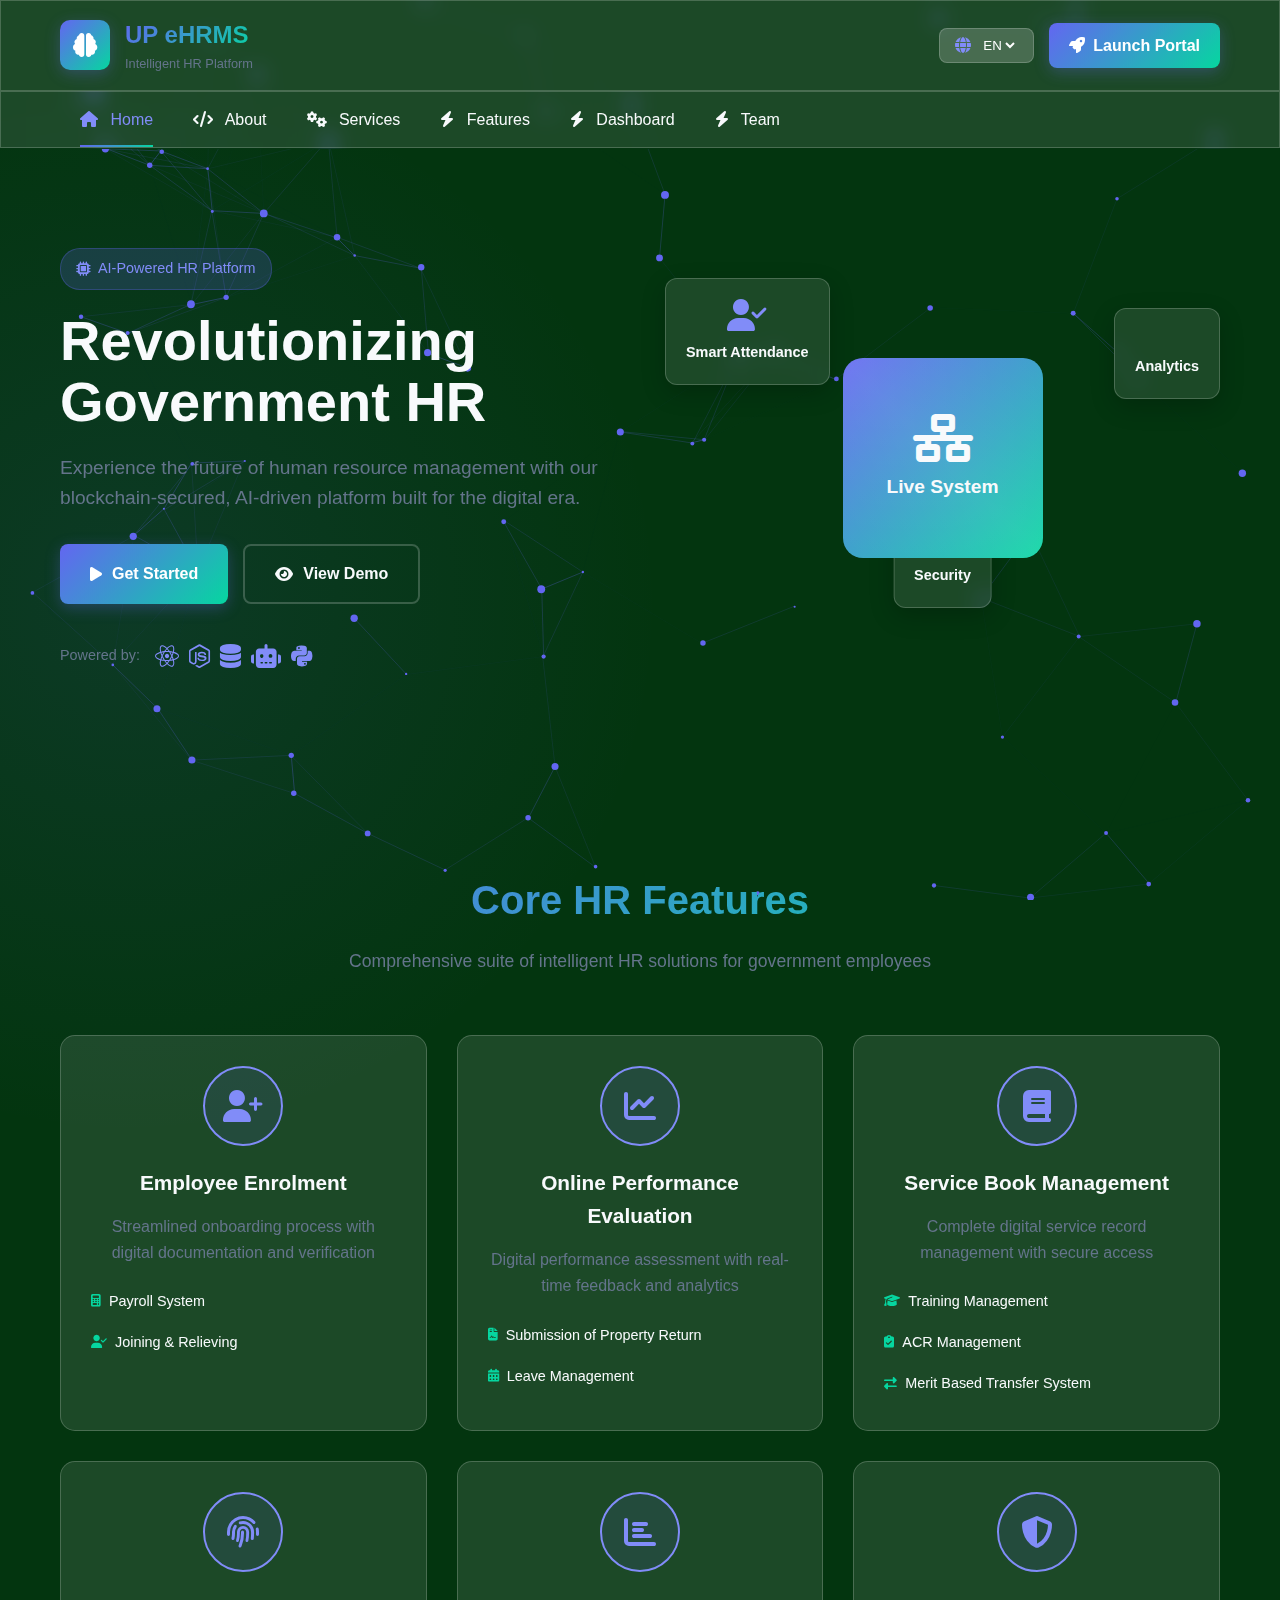
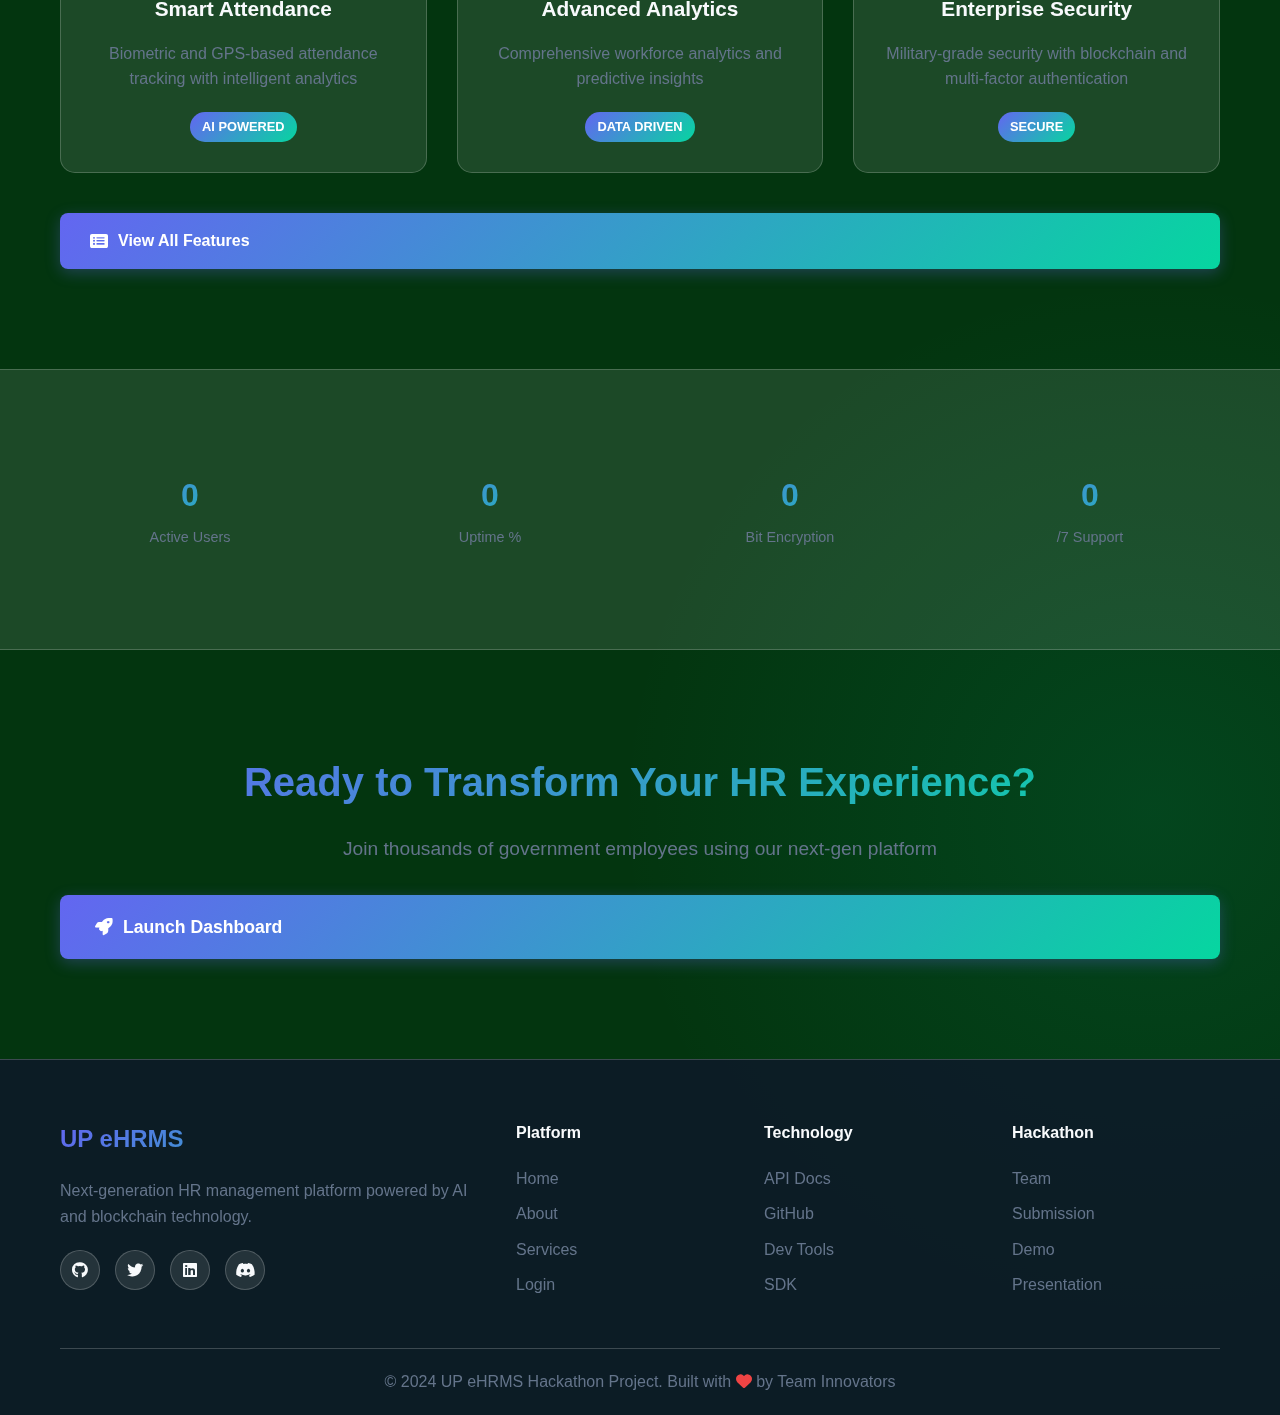
<file: index.html>
<!DOCTYPE html>
<html lang="en">
<head>
    <meta charset="UTF-8">
    <meta name="viewport" content="width=device-width, initial-scale=1.0">
    <title>UP eHRMS | Next-Gen HR Platform</title>
    <link rel="stylesheet" href="css/style.css">
    <link rel="stylesheet" href="css/animations.css">
    <link rel="stylesheet" href="https://cdnjs.cloudflare.com/ajax/libs/font-awesome/6.4.0/css/all.min.css">
</head>
<body>
    <!-- Animated Background -->
    <div id="particles-js"></div>
    
    <!-- Header -->
    <header class="glass">
        <div class="container">
            <div class="header-content">
                <div class="logo-section">
                    <div class="logo">
                        <i class="fas fa-brain"></i>
                    </div>
                    <div class="logo-text">
                        <h1>UP eHRMS</h1>
                        <p>Intelligent HR Platform</p>
                    </div>
                </div>
                
                <div class="header-actions">
                    <div class="language-selector glass">
                        <i class="fas fa-globe"></i>
                        <select id="languageSelect">
                            <option value="en">EN</option>
                            <option value="hi">HI</option>
                        </select>
                    </div>
                    <a href="login.html" class="btn-login">
                        <i class="fas fa-rocket"></i> Launch Portal
                    </a>
                </div>
            </div>
        </div>
    </header>

    <!-- Navigation -->
    <nav class="glass">
        <div class="container">
            <div class="nav-container">
                <ul class="main-nav">
                    <li><a href="index.html" class="active"><i class="fas fa-home"></i> Home</a></li>
                    <li><a href="about.html"><i class="fas fa-code"></i> About</a></li>
                    <li><a href="services.html"><i class="fas fa-cogs"></i> Services</a></li>
                    <li><a href="features.html"><i class="fas fa-bolt"></i> Features</a></li>
                    <li><a href="dashboard.html"><i class="fas fa-bolt"></i> Dashboard</a></li>
                    <li><a href="about.html"><i class="fas fa-bolt"></i> Team</a></li>
                </ul>
                <div class="mobile-menu-toggle">
                    <i class="fas fa-bars"></i>
                </div>
            </div>
        </div>
    </nav>

    <!-- Hero Section -->
    <section class="hero">
        <div class="container">
            <div class="hero-content">
                <div class="hero-text">
                    <div class="tech-badge">
                        <i class="fas fa-microchip"></i>
                        AI-Powered HR Platform
                    </div>
                    <h1 class="glitch" data-text="Revolutionizing Government HR">Revolutionizing Government HR</h1>
                    <p>Experience the future of human resource management with our blockchain-secured, AI-driven platform built for the digital era.</p>
                    <div class="hero-buttons">
                        <a href="login.html" class="btn-primary pulse">
                            <i class="fas fa-play"></i> Get Started
                        </a>
                        <a href="about.html" class="btn-secondary">
                            <i class="fas fa-eye"></i> View Demo
                        </a>
                    </div>
                    <div class="tech-stack">
                        <span>Powered by:</span>
                        <div class="stack-icons">
                            <i class="fab fa-react" title="React"></i>
                            <i class="fab fa-node-js" title="Node.js"></i>
                            <i class="fas fa-database" title="Blockchain"></i>
                            <i class="fas fa-robot" title="AI/ML"></i>
                            <i class="fab fa-python" title="Python"></i>
                        </div>
                    </div>
                </div>
                <div class="hero-visual">
                    <div class="floating-card card-1">
                        <i class="fas fa-user-check"></i>
                        <h4>Smart Attendance</h4>
                    </div>
                    <div class="floating-card card-2">
                        <i class="fas fa-chart-network"></i>
                        <h4>Analytics</h4>
                    </div>
                    <div class="floating-card card-3">
                        <i class="fas fa-shield-alt"></i>
                        <h4>Security</h4>
                    </div>
                    <div class="main-visual">
                        <div class="hologram">
                            <div class="hologram-content">
                                <i class="fas fa-network-wired"></i>
                                <h3>Live System</h3>
                            </div>
                        </div>
                    </div>
                </div>
            </div>
        </div>
    </section>
<!-- Features Grid -->
<section class="features">
    <div class="container">
        <div class="section-header">
            <h2>Core HR Features</h2>
            <p>Comprehensive suite of intelligent HR solutions for government employees</p>
        </div>
        <div class="features-grid">
            <div class="feature-card">
                <div class="feature-icon">
                    <i class="fas fa-user-plus"></i>
                </div>
                <h3>Employee Enrolment</h3>
                <p>Streamlined onboarding process with digital documentation and verification</p>
                <div class="feature-subitems">
                    <span><i class="fas fa-calculator"></i> Payroll System</span>
                    <span><i class="fas fa-user-check"></i> Joining & Relieving</span>
                </div>
            </div>
            
            <div class="feature-card">
                <div class="feature-icon">
                    <i class="fas fa-chart-line"></i>
                </div>
                <h3>Online Performance Evaluation</h3>
                <p>Digital performance assessment with real-time feedback and analytics</p>
                <div class="feature-subitems">
                    <span><i class="fas fa-file-contract"></i> Submission of Property Return</span>
                    <span><i class="fas fa-calendar-alt"></i> Leave Management</span>
                </div>
            </div>
            
            <div class="feature-card">
                <div class="feature-icon">
                    <i class="fas fa-book"></i>
                </div>
                <h3>Service Book Management</h3>
                <p>Complete digital service record management with secure access</p>
                <div class="feature-subitems">
                    <span><i class="fas fa-graduation-cap"></i> Training Management</span>
                    <span><i class="fas fa-clipboard-check"></i> ACR Management</span>
                    <span><i class="fas fa-exchange-alt"></i> Merit Based Transfer System</span>
                </div>
            </div>
            
            <div class="feature-card">
                <div class="feature-icon">
                    <i class="fas fa-fingerprint"></i>
                </div>
                <h3>Smart Attendance</h3>
                <p>Biometric and GPS-based attendance tracking with intelligent analytics</p>
                <div class="feature-badge">AI Powered</div>
            </div>
            
            <div class="feature-card">
                <div class="feature-icon">
                    <i class="fas fa-chart-bar"></i>
                </div>
                <h3>Advanced Analytics</h3>
                <p>Comprehensive workforce analytics and predictive insights</p>
                <div class="feature-badge">Data Driven</div>
            </div>
            
            <div class="feature-card">
                <div class="feature-icon">
                    <i class="fas fa-shield-alt"></i>
                </div>
                <h3>Enterprise Security</h3>
                <p>Military-grade security with blockchain and multi-factor authentication</p>
                <div class="feature-badge">Secure</div>
            </div>
        </div>
        
        <div class="features-cta">
            <a href="features.html" class="btn-primary">
                <i class="fas fa-list-alt"></i> View All Features
            </a>
        </div>
    </div>
</section>

    <!-- Stats Section -->
    <section class="stats">
        <div class="container">
            <div class="stats-grid">
                <div class="stat-item">
                    <div class="stat-number" data-count="50000">0</div>
                    <div class="stat-label">Active Users</div>
                </div>
                <div class="stat-item">
                    <div class="stat-number" data-count="99.9">0</div>
                    <div class="stat-label">Uptime %</div>
                </div>
                <div class="stat-item">
                    <div class="stat-number" data-count="256">0</div>
                    <div class="stat-label">Bit Encryption</div>
                </div>
                <div class="stat-item">
                    <div class="stat-number" data-count="24">0</div>
                    <div class="stat-label">/7 Support</div>
                </div>
            </div>
        </div>
    </section>

    <!-- CTA Section -->
    <section class="cta">
        <div class="container">
            <div class="cta-content">
                <h2>Ready to Transform Your HR Experience?</h2>
                <p>Join thousands of government employees using our next-gen platform</p>
                <a href="login.html" class="btn-primary large">
                    <i class="fas fa-rocket"></i> Launch Dashboard
                </a>
            </div>
        </div>
    </section>

    <!-- Footer -->
    <footer>
        <div class="container">
            <div class="footer-content">
                <div class="footer-section">
                    <h3>UP eHRMS</h3>
                    <p>Next-generation HR management platform powered by AI and blockchain technology.</p>
                    <div class="social-links">
                        <a href="#"><i class="fab fa-github"></i></a>
                        <a href="#"><i class="fab fa-twitter"></i></a>
                        <a href="#"><i class="fab fa-linkedin"></i></a>
                        <a href="#"><i class="fab fa-discord"></i></a>
                    </div>
                </div>
                <div class="footer-section">
                    <h4>Platform</h4>
                    <ul>
                        <li><a href="index.html">Home</a></li>
                        <li><a href="about.html">About</a></li>
                        <li><a href="services.html">Services</a></li>
                        <li><a href="login.html">Login</a></li>
                    </ul>
                </div>
                <div class="footer-section">
                    <h4>Technology</h4>
                    <ul>
                        <li><a href="#">API Docs</a></li>
                        <li><a href="#">GitHub</a></li>
                        <li><a href="#">Dev Tools</a></li>
                        <li><a href="#">SDK</a></li>
                    </ul>
                </div>
                <div class="footer-section">
                    <h4>Hackathon</h4>
                    <ul>
                        <li><a href="#">Team</a></li>
                        <li><a href="#">Submission</a></li>
                        <li><a href="#">Demo</a></li>
                        <li><a href="#">Presentation</a></li>
                    </ul>
                </div>
            </div>
            <div class="footer-bottom">
                <p>&copy; 2024 UP eHRMS Hackathon Project. Built with <i class="fas fa-heart"></i> by Team Innovators</p>
            </div>
        </div>
    </footer>

    <script src="js/particles.js"></script>
    <script src="js/main.js"></script>
</body>

</html>
</file>
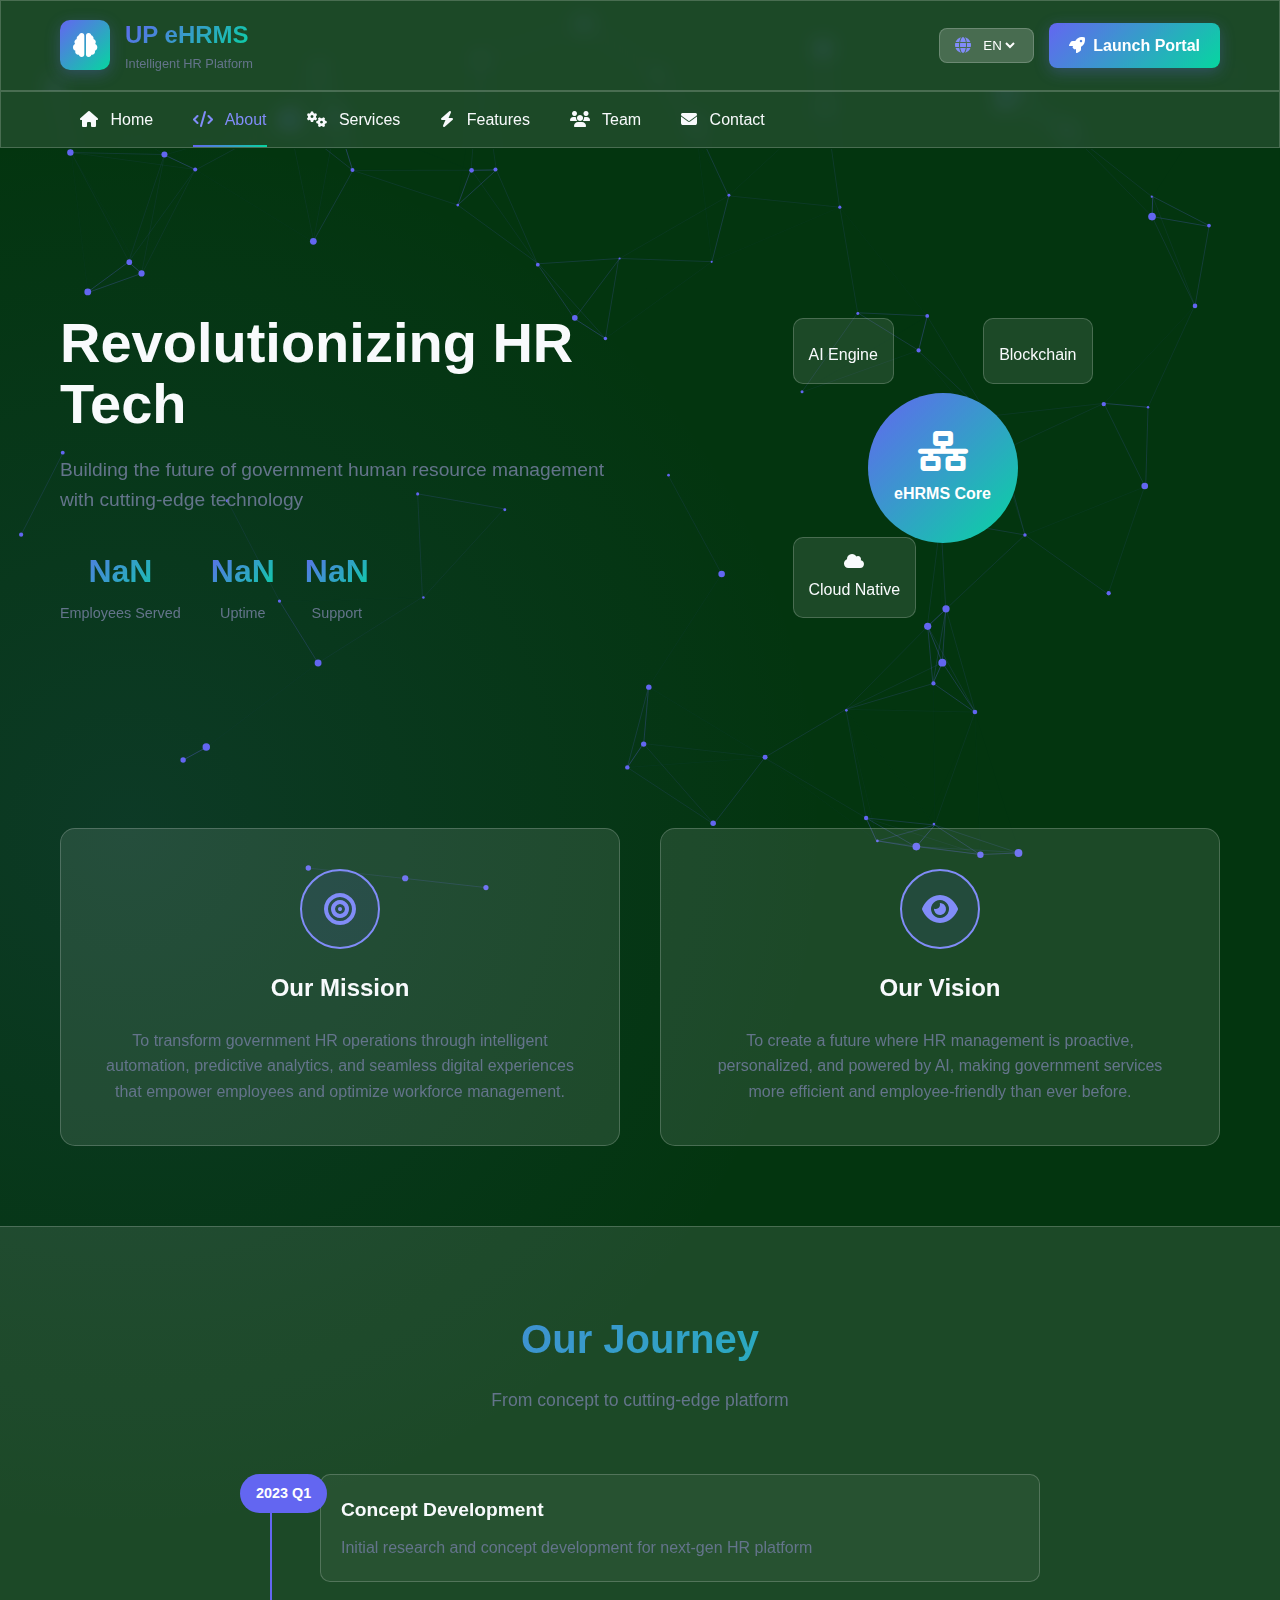
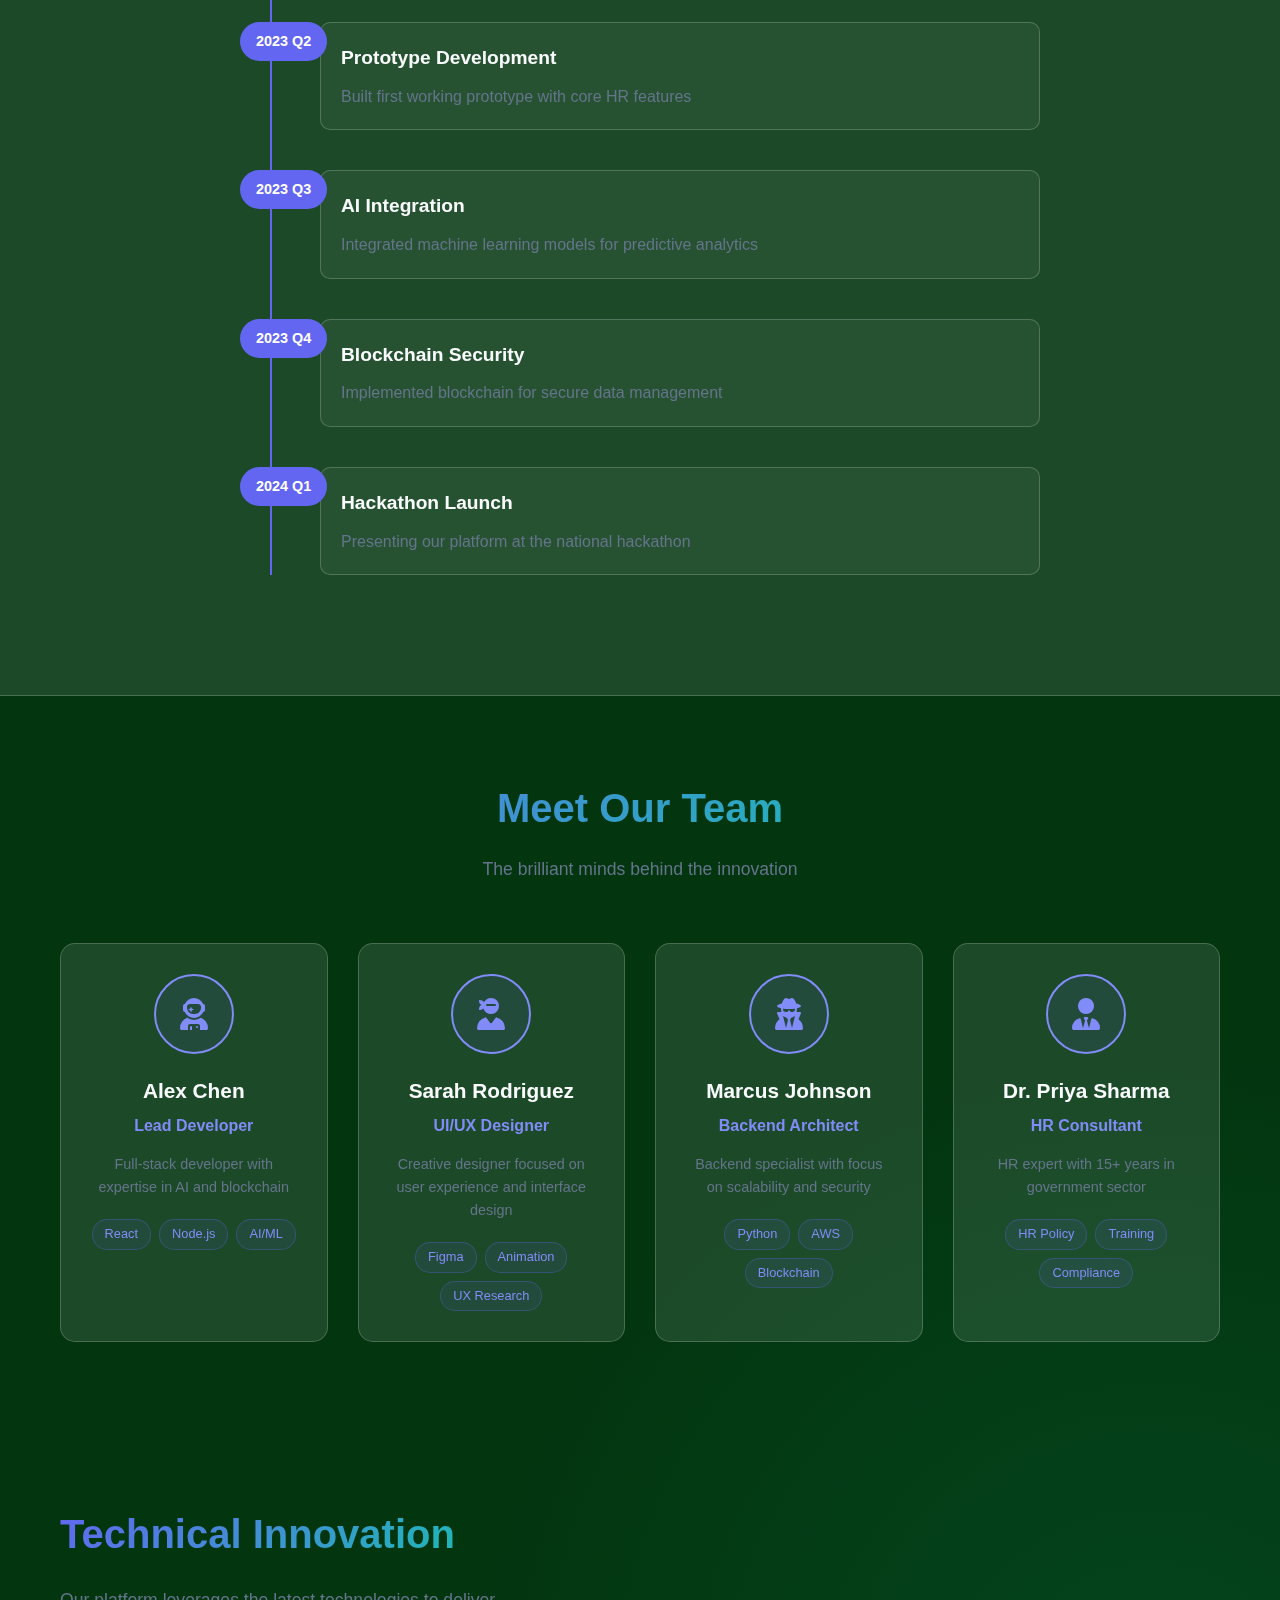
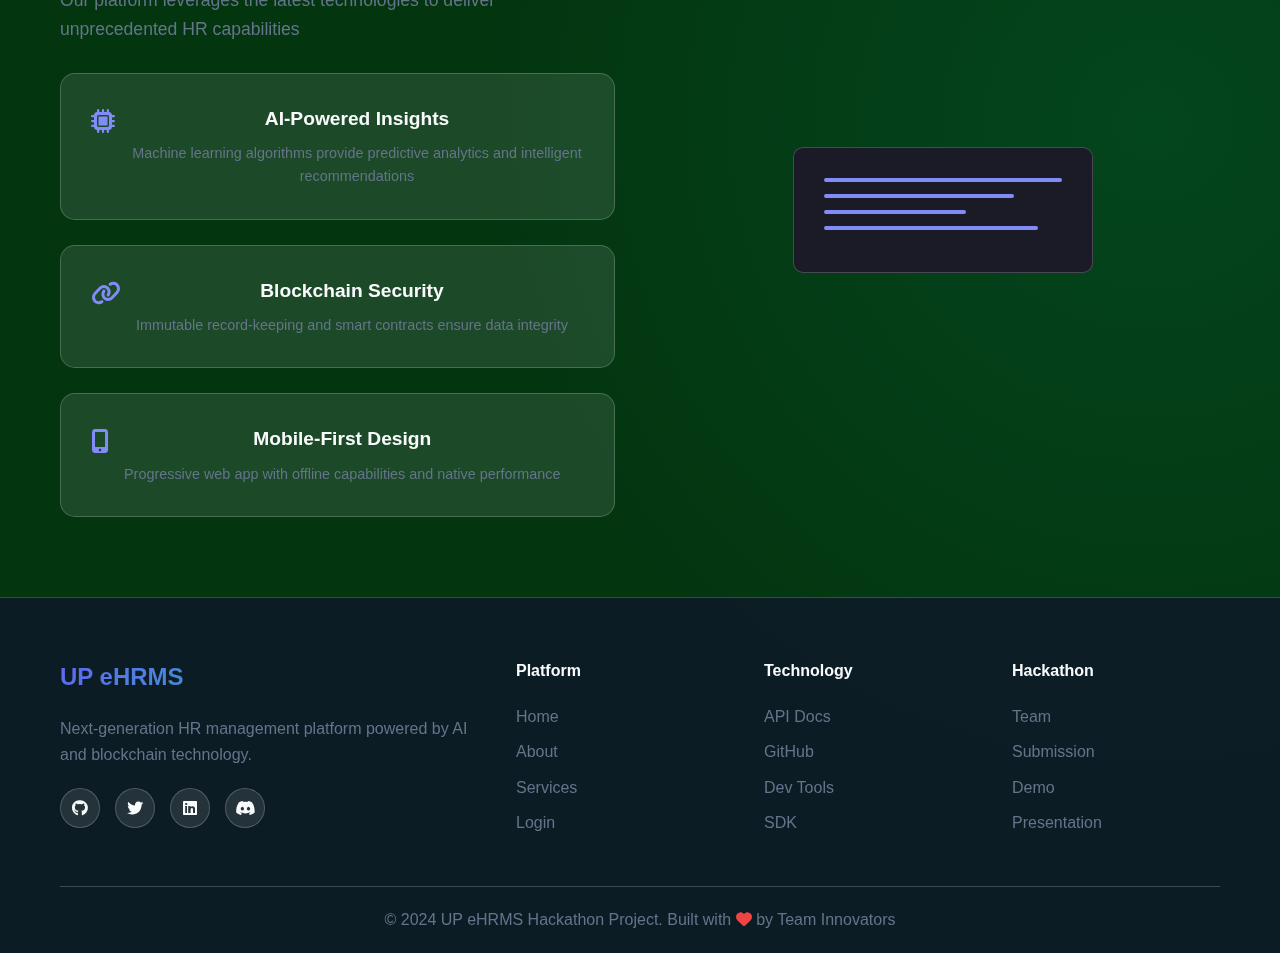
<file: about.html>
<!DOCTYPE html>
<html lang="en">
<head>
    <meta charset="UTF-8">
    <meta name="viewport" content="width=device-width, initial-scale=1.0">
    <title>About | UP eHRMS</title>
    <link rel="stylesheet" href="css/style.css">
    <link rel="stylesheet" href="css/animations.css">
    <link rel="stylesheet" href="https://cdnjs.cloudflare.com/ajax/libs/font-awesome/6.4.0/css/all.min.css">
</head>
<body>
    <div id="particles-js"></div>
    
    <!-- Header -->
    <header class="glass">
        <div class="container">
            <div class="header-content">
                <div class="logo-section">
                    <div class="logo">
                        <i class="fas fa-brain"></i>
                    </div>
                    <div class="logo-text">
                        <h1>UP eHRMS</h1>
                        <p>Intelligent HR Platform</p>
                    </div>
                </div>
                
                <div class="header-actions">
                    <div class="language-selector glass">
                        <i class="fas fa-globe"></i>
                        <select id="languageSelect">
                            <option value="en">EN</option>
                            <option value="hi">HI</option>
                        </select>
                    </div>
                    <a href="login.html" class="btn-login">
                        <i class="fas fa-rocket"></i> Launch Portal
                    </a>
                </div>
            </div>
        </div>
    </header>

    <!-- Navigation -->
    <nav class="glass">
        <div class="container">
            <div class="nav-container">
                <ul class="main-nav">
                    <li><a href="index.html"><i class="fas fa-home"></i> Home</a></li>
                    <li><a href="about.html" class="active"><i class="fas fa-code"></i> About</a></li>
                    <li><a href="services.html"><i class="fas fa-cogs"></i> Services</a></li>
                    <li><a href="#"><i class="fas fa-bolt"></i> Features</a></li>
                    <li><a href="#"><i class="fas fa-users"></i> Team</a></li>
                    <li><a href="#"><i class="fas fa-envelope"></i> Contact</a></li>
                </ul>
                <div class="mobile-menu-toggle">
                    <i class="fas fa-bars"></i>
                </div>
            </div>
        </div>
    </nav>

    <!-- About Hero -->
    <section class="page-hero">
        <div class="container">
            <div class="hero-content">
                <div class="hero-text">
                    <h1 class="glitch" data-text="Revolutionizing HR Tech">Revolutionizing HR Tech</h1>
                    <p>Building the future of government human resource management with cutting-edge technology</p>
                    <div class="hero-stats">
                        <div class="stat">
                            <div class="stat-number">50K+</div>
                            <div class="stat-label">Employees Served</div>
                        </div>
                        <div class="stat">
                            <div class="stat-number">99.9%</div>
                            <div class="stat-label">Uptime</div>
                        </div>
                        <div class="stat">
                            <div class="stat-number">24/7</div>
                            <div class="stat-label">Support</div>
                        </div>
                    </div>
                </div>
                <div class="hero-visual">
                    <div class="about-visual">
                        <div class="floating-tech">
                            <i class="fas fa-ai"></i>
                            <span>AI Engine</span>
                        </div>
                        <div class="floating-tech">
                            <i class="fas fa-blockchain"></i>
                            <span>Blockchain</span>
                        </div>
                        <div class="floating-tech">
                            <i class="fas fa-cloud"></i>
                            <span>Cloud Native</span>
                        </div>
                        <div class="central-circle">
                            <i class="fas fa-network-wired"></i>
                            <h4>eHRMS Core</h4>
                        </div>
                    </div>
                </div>
            </div>
        </div>
    </section>

    <!-- Mission Vision -->
    <section class="mission-vision">
        <div class="container">
            <div class="mv-grid">
                <div class="mv-card">
                    <div class="mv-icon">
                        <i class="fas fa-bullseye"></i>
                    </div>
                    <h3>Our Mission</h3>
                    <p>To transform government HR operations through intelligent automation, predictive analytics, and seamless digital experiences that empower employees and optimize workforce management.</p>
                </div>
                <div class="mv-card">
                    <div class="mv-icon">
                        <i class="fas fa-eye"></i>
                    </div>
                    <h3>Our Vision</h3>
                    <p>To create a future where HR management is proactive, personalized, and powered by AI, making government services more efficient and employee-friendly than ever before.</p>
                </div>
            </div>
        </div>
    </section>

    <!-- Timeline -->
    <section class="timeline-section">
        <div class="container">
            <div class="section-header">
                <h2>Our Journey</h2>
                <p>From concept to cutting-edge platform</p>
            </div>
            <div class="timeline">
                <div class="timeline-item">
                    <div class="timeline-date">2023 Q1</div>
                    <div class="timeline-content">
                        <h4>Concept Development</h4>
                        <p>Initial research and concept development for next-gen HR platform</p>
                    </div>
                </div>
                <div class="timeline-item">
                    <div class="timeline-date">2023 Q2</div>
                    <div class="timeline-content">
                        <h4>Prototype Development</h4>
                        <p>Built first working prototype with core HR features</p>
                    </div>
                </div>
                <div class="timeline-item">
                    <div class="timeline-date">2023 Q3</div>
                    <div class="timeline-content">
                        <h4>AI Integration</h4>
                        <p>Integrated machine learning models for predictive analytics</p>
                    </div>
                </div>
                <div class="timeline-item">
                    <div class="timeline-date">2023 Q4</div>
                    <div class="timeline-content">
                        <h4>Blockchain Security</h4>
                        <p>Implemented blockchain for secure data management</p>
                    </div>
                </div>
                <div class="timeline-item">
                    <div class="timeline-date">2024 Q1</div>
                    <div class="timeline-content">
                        <h4>Hackathon Launch</h4>
                        <p>Presenting our platform at the national hackathon</p>
                    </div>
                </div>
            </div>
        </div>
    </section>

    <!-- Team Section -->
    <section class="team-section">
        <div class="container">
            <div class="section-header">
                <h2>Meet Our Team</h2>
                <p>The brilliant minds behind the innovation</p>
            </div>
            <div class="team-grid">
                <div class="team-member">
                    <div class="member-avatar">
                        <i class="fas fa-user-astronaut"></i>
                    </div>
                    <h3>Alex Chen</h3>
                    <p class="member-role">Lead Developer</p>
                    <p class="member-bio">Full-stack developer with expertise in AI and blockchain</p>
                    <div class="member-skills">
                        <span>React</span>
                        <span>Node.js</span>
                        <span>AI/ML</span>
                    </div>
                </div>
                <div class="team-member">
                    <div class="member-avatar">
                        <i class="fas fa-user-ninja"></i>
                    </div>
                    <h3>Sarah Rodriguez</h3>
                    <p class="member-role">UI/UX Designer</p>
                    <p class="member-bio">Creative designer focused on user experience and interface design</p>
                    <div class="member-skills">
                        <span>Figma</span>
                        <span>Animation</span>
                        <span>UX Research</span>
                    </div>
                </div>
                <div class="team-member">
                    <div class="member-avatar">
                        <i class="fas fa-user-secret"></i>
                    </div>
                    <h3>Marcus Johnson</h3>
                    <p class="member-role">Backend Architect</p>
                    <p class="member-bio">Backend specialist with focus on scalability and security</p>
                    <div class="member-skills">
                        <span>Python</span>
                        <span>AWS</span>
                        <span>Blockchain</span>
                    </div>
                </div>
                <div class="team-member">
                    <div class="member-avatar">
                        <i class="fas fa-user-tie"></i>
                    </div>
                    <h3>Dr. Priya Sharma</h3>
                    <p class="member-role">HR Consultant</p>
                    <p class="member-bio">HR expert with 15+ years in government sector</p>
                    <div class="member-skills">
                        <span>HR Policy</span>
                        <span>Training</span>
                        <span>Compliance</span>
                    </div>
                </div>
            </div>
        </div>
    </section>

    <!-- Tech Innovation -->
    <section class="innovation-section">
        <div class="container">
            <div class="innovation-grid">
                <div class="innovation-text">
                    <h2>Technical Innovation</h2>
                    <p>Our platform leverages the latest technologies to deliver unprecedented HR capabilities</p>
                    <div class="innovation-features">
                        <div class="feature">
                            <i class="fas fa-microchip"></i>
                            <div>
                                <h4>AI-Powered Insights</h4>
                                <p>Machine learning algorithms provide predictive analytics and intelligent recommendations</p>
                            </div>
                        </div>
                        <div class="feature">
                            <i class="fas fa-link"></i>
                            <div>
                                <h4>Blockchain Security</h4>
                                <p>Immutable record-keeping and smart contracts ensure data integrity</p>
                            </div>
                        </div>
                        <div class="feature">
                            <i class="fas fa-mobile-alt"></i>
                            <div>
                                <h4>Mobile-First Design</h4>
                                <p>Progressive web app with offline capabilities and native performance</p>
                            </div>
                        </div>
                    </div>
                </div>
                <div class="innovation-visual">
                    <div class="code-animation">
                        <div class="code-line"></div>
                        <div class="code-line"></div>
                        <div class="code-line"></div>
                        <div class="code-line"></div>
                    </div>
                </div>
            </div>
        </div>
    </section>

    <!-- Footer -->
    <footer>
        <div class="container">
            <div class="footer-content">
                <div class="footer-section">
                    <h3>UP eHRMS</h3>
                    <p>Next-generation HR management platform powered by AI and blockchain technology.</p>
                    <div class="social-links">
                        <a href="#"><i class="fab fa-github"></i></a>
                        <a href="#"><i class="fab fa-twitter"></i></a>
                        <a href="#"><i class="fab fa-linkedin"></i></a>
                        <a href="#"><i class="fab fa-discord"></i></a>
                    </div>
                </div>
                <div class="footer-section">
                    <h4>Platform</h4>
                    <ul>
                        <li><a href="index.html">Home</a></li>
                        <li><a href="about.html">About</a></li>
                        <li><a href="services.html">Services</a></li>
                        <li><a href="login.html">Login</a></li>
                    </ul>
                </div>
                <div class="footer-section">
                    <h4>Technology</h4>
                    <ul>
                        <li><a href="#">API Docs</a></li>
                        <li><a href="#">GitHub</a></li>
                        <li><a href="#">Dev Tools</a></li>
                        <li><a href="#">SDK</a></li>
                    </ul>
                </div>
                <div class="footer-section">
                    <h4>Hackathon</h4>
                    <ul>
                        <li><a href="#">Team</a></li>
                        <li><a href="#">Submission</a></li>
                        <li><a href="#">Demo</a></li>
                        <li><a href="#">Presentation</a></li>
                    </ul>
                </div>
            </div>
            <div class="footer-bottom">
                <p>&copy; 2024 UP eHRMS Hackathon Project. Built with <i class="fas fa-heart"></i> by Team Innovators</p>
            </div>
        </div>
    </footer>

    <script src="js/particles.js"></script>
    <script src="js/main.js"></script>
</body>
</html>
</file>
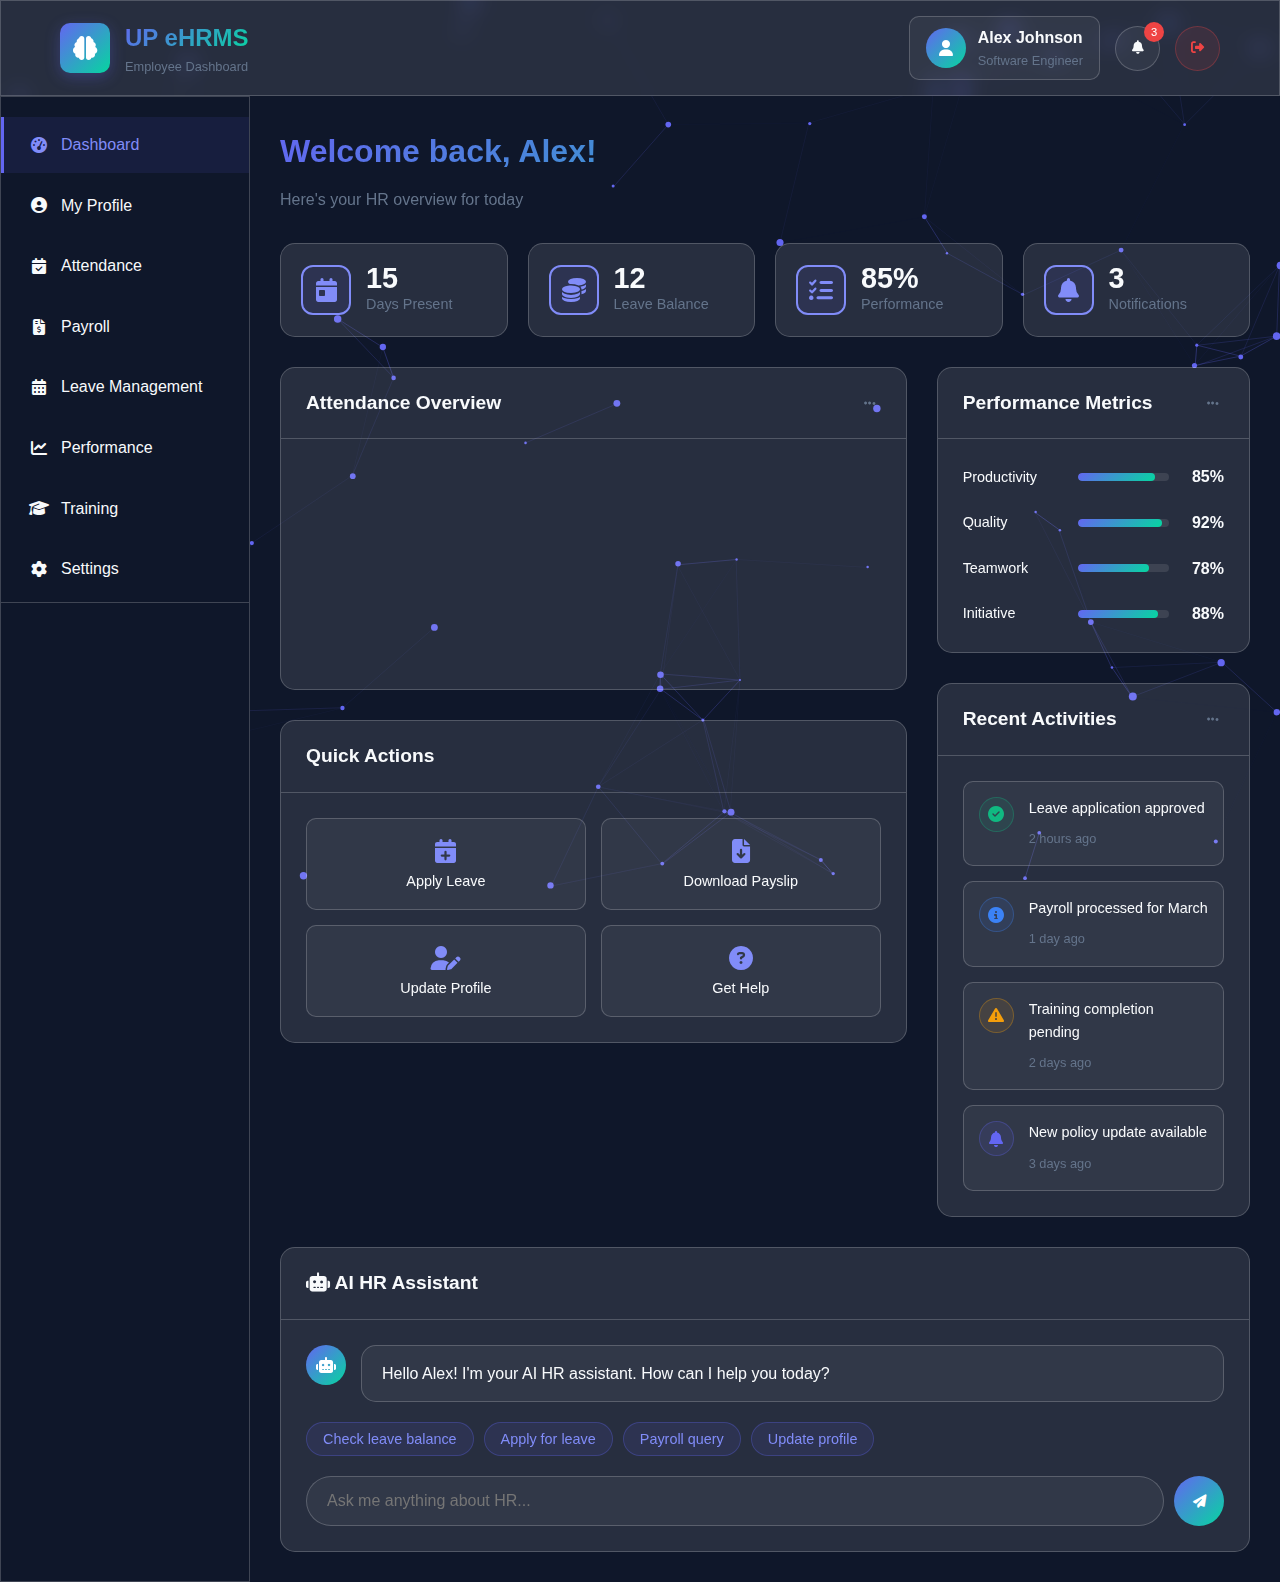
<file: dashboard.html>
<!DOCTYPE html>
<html lang="en">
<head>
    <meta charset="UTF-8">
    <meta name="viewport" content="width=device-width, initial-scale=1.0">
    <title>Dashboard | UP eHRMS</title>
    <link rel="stylesheet" href="css/style.css">
    <link rel="stylesheet" href="css/animations.css">
    <link rel="stylesheet" href="https://cdnjs.cloudflare.com/ajax/libs/font-awesome/6.4.0/css/all.min.css">
</head>
<body class="dashboard-page">
    <div id="particles-js"></div>
    
    <!-- Dashboard Header -->
    <header class="dashboard-header glass">
        <div class="container">
            <div class="header-content">
                <div class="logo-section">
                    <div class="logo">
                        <i class="fas fa-brain"></i>
                    </div>
                    <div class="logo-text">
                        <h1>UP eHRMS</h1>
                        <p>Employee Dashboard</p>
                    </div>
                </div>
                
                <div class="header-actions">
                    <div class="user-profile">
                        <div class="user-avatar">
                            <i class="fas fa-user"></i>
                        </div>
                        <div class="user-info">
                            <span class="user-name">Alex Johnson</span>
                            <span class="user-role">Software Engineer</span>
                        </div>
                    </div>
                    <button class="btn-notification">
                        <i class="fas fa-bell"></i>
                        <span class="notification-badge">3</span>
                    </button>
                    <button class="btn-logout">
                        <i class="fas fa-sign-out-alt"></i>
                    </button>
                </div>
            </div>
        </div>
    </header>

    <!-- Dashboard Layout -->
    <div class="dashboard-container">
        <!-- Sidebar -->
        <aside class="sidebar glass">
            <nav class="sidebar-nav">
                <ul>
                    <li>
                        <a href="#" class="active">
                            <i class="fas fa-tachometer-alt"></i>
                            <span>Dashboard</span>
                        </a>
                    </li>
                    <li>
                        <a href="#">
                            <i class="fas fa-user-circle"></i>
                            <span>My Profile</span>
                        </a>
                    </li>
                    <li>
                        <a href="#">
                            <i class="fas fa-calendar-check"></i>
                            <span>Attendance</span>
                        </a>
                    </li>
                    <li>
                        <a href="#">
                            <i class="fas fa-file-invoice-dollar"></i>
                            <span>Payroll</span>
                        </a>
                    </li>
                    <li>
                        <a href="#">
                            <i class="fas fa-calendar-alt"></i>
                            <span>Leave Management</span>
                        </a>
                    </li>
                    <li>
                        <a href="#">
                            <i class="fas fa-chart-line"></i>
                            <span>Performance</span>
                        </a>
                    </li>
                    <li>
                        <a href="#">
                            <i class="fas fa-graduation-cap"></i>
                            <span>Training</span>
                        </a>
                    </li>
                    <li>
                        <a href="#">
                            <i class="fas fa-cog"></i>
                            <span>Settings</span>
                        </a>
                    </li>
                </ul>
            </nav>
        </aside>

        <!-- Main Content -->
        <main class="dashboard-main">
            <!-- Welcome Section -->
            <section class="welcome-section">
                <div class="welcome-content">
                    <h1>Welcome back, Alex!</h1>
                    <p>Here's your HR overview for today</p>
                    <div class="quick-stats">
                        <div class="stat-card">
                            <div class="stat-icon">
                                <i class="fas fa-calendar-day"></i>
                            </div>
                            <div class="stat-info">
                                <div class="stat-value">15</div>
                                <div class="stat-label">Days Present</div>
                            </div>
                        </div>
                        <div class="stat-card">
                            <div class="stat-icon">
                                <i class="fas fa-coins"></i>
                            </div>
                            <div class="stat-info">
                                <div class="stat-value">12</div>
                                <div class="stat-label">Leave Balance</div>
                            </div>
                        </div>
                        <div class="stat-card">
                            <div class="stat-icon">
                                <i class="fas fa-tasks"></i>
                            </div>
                            <div class="stat-info">
                                <div class="stat-value">85%</div>
                                <div class="stat-label">Performance</div>
                            </div>
                        </div>
                        <div class="stat-card">
                            <div class="stat-icon">
                                <i class="fas fa-bell"></i>
                            </div>
                            <div class="stat-info">
                                <div class="stat-value">3</div>
                                <div class="stat-label">Notifications</div>
                            </div>
                        </div>
                    </div>
                </div>
            </section>

            <!-- Main Dashboard Grid -->
            <div class="dashboard-grid">
                <!-- Left Column -->
                <div class="dashboard-column">
                    <!-- Attendance Chart -->
                    <div class="dashboard-card">
                        <div class="card-header">
                            <h3>Attendance Overview</h3>
                            <button class="card-action">
                                <i class="fas fa-ellipsis-h"></i>
                            </button>
                        </div>
                        <div class="card-content">
                            <div class="attendance-chart">
                                <canvas id="attendanceChart"></canvas>
                            </div>
                        </div>
                    </div>

                    <!-- Quick Actions -->
                    <div class="dashboard-card">
                        <div class="card-header">
                            <h3>Quick Actions</h3>
                        </div>
                        <div class="card-content">
                            <div class="quick-actions-grid">
                                <button class="action-btn">
                                    <i class="fas fa-calendar-plus"></i>
                                    <span>Apply Leave</span>
                                </button>
                                <button class="action-btn">
                                    <i class="fas fa-file-download"></i>
                                    <span>Download Payslip</span>
                                </button>
                                <button class="action-btn">
                                    <i class="fas fa-user-edit"></i>
                                    <span>Update Profile</span>
                                </button>
                                <button class="action-btn">
                                    <i class="fas fa-question-circle"></i>
                                    <span>Get Help</span>
                                </button>
                            </div>
                        </div>
                    </div>
                </div>

                <!-- Right Column -->
                <div class="dashboard-column">
                    <!-- Performance Metrics -->
                    <div class="dashboard-card">
                        <div class="card-header">
                            <h3>Performance Metrics</h3>
                            <button class="card-action">
                                <i class="fas fa-ellipsis-h"></i>
                            </button>
                        </div>
                        <div class="card-content">
                            <div class="performance-metrics">
                                <div class="metric">
                                    <div class="metric-label">Productivity</div>
                                    <div class="metric-bar">
                                        <div class="metric-fill" style="width: 85%"></div>
                                    </div>
                                    <div class="metric-value">85%</div>
                                </div>
                                <div class="metric">
                                    <div class="metric-label">Quality</div>
                                    <div class="metric-bar">
                                        <div class="metric-fill" style="width: 92%"></div>
                                    </div>
                                    <div class="metric-value">92%</div>
                                </div>
                                <div class="metric">
                                    <div class="metric-label">Teamwork</div>
                                    <div class="metric-bar">
                                        <div class="metric-fill" style="width: 78%"></div>
                                    </div>
                                    <div class="metric-value">78%</div>
                                </div>
                                <div class="metric">
                                    <div class="metric-label">Initiative</div>
                                    <div class="metric-bar">
                                        <div class="metric-fill" style="width: 88%"></div>
                                    </div>
                                    <div class="metric-value">88%</div>
                                </div>
                            </div>
                        </div>
                    </div>

                    <!-- Recent Activities -->
                    <div class="dashboard-card">
                        <div class="card-header">
                            <h3>Recent Activities</h3>
                            <button class="card-action">
                                <i class="fas fa-ellipsis-h"></i>
                            </button>
                        </div>
                        <div class="card-content">
                            <div class="activity-list">
                                <div class="activity-item">
                                    <div class="activity-icon success">
                                        <i class="fas fa-check-circle"></i>
                                    </div>
                                    <div class="activity-content">
                                        <p>Leave application approved</p>
                                        <span>2 hours ago</span>
                                    </div>
                                </div>
                                <div class="activity-item">
                                    <div class="activity-icon info">
                                        <i class="fas fa-info-circle"></i>
                                    </div>
                                    <div class="activity-content">
                                        <p>Payroll processed for March</p>
                                        <span>1 day ago</span>
                                    </div>
                                </div>
                                <div class="activity-item">
                                    <div class="activity-icon warning">
                                        <i class="fas fa-exclamation-triangle"></i>
                                    </div>
                                    <div class="activity-content">
                                        <p>Training completion pending</p>
                                        <span>2 days ago</span>
                                    </div>
                                </div>
                                <div class="activity-item">
                                    <div class="activity-icon primary">
                                        <i class="fas fa-bell"></i>
                                    </div>
                                    <div class="activity-content">
                                        <p>New policy update available</p>
                                        <span>3 days ago</span>
                                    </div>
                                </div>
                            </div>
                        </div>
                    </div>
                </div>
            </div>

            <!-- AI Assistant -->
            <section class="ai-assistant-section">
                <div class="dashboard-card">
                    <div class="card-header">
                        <h3><i class="fas fa-robot"></i> AI HR Assistant</h3>
                    </div>
                    <div class="card-content">
                        <div class="ai-chat">
                            <div class="ai-message">
                                <div class="message-avatar">
                                    <i class="fas fa-robot"></i>
                                </div>
                                <div class="message-content">
                                    <p>Hello Alex! I'm your AI HR assistant. How can I help you today?</p>
                                </div>
                            </div>
                            <div class="quick-questions">
                                <button class="question-btn">Check leave balance</button>
                                <button class="question-btn">Apply for leave</button>
                                <button class="question-btn">Payroll query</button>
                                <button class="question-btn">Update profile</button>
                            </div>
                            <div class="chat-input">
                                <input type="text" placeholder="Ask me anything about HR...">
                                <button class="send-btn">
                                    <i class="fas fa-paper-plane"></i>
                                </button>
                            </div>
                        </div>
                    </div>
                </div>
            </section>
        </main>
    </div>

    <script src="js/particles.js"></script>
    <script src="js/main.js"></script>
    <script src="js/dashboard.js"></script>
</body>
</html>
</file>
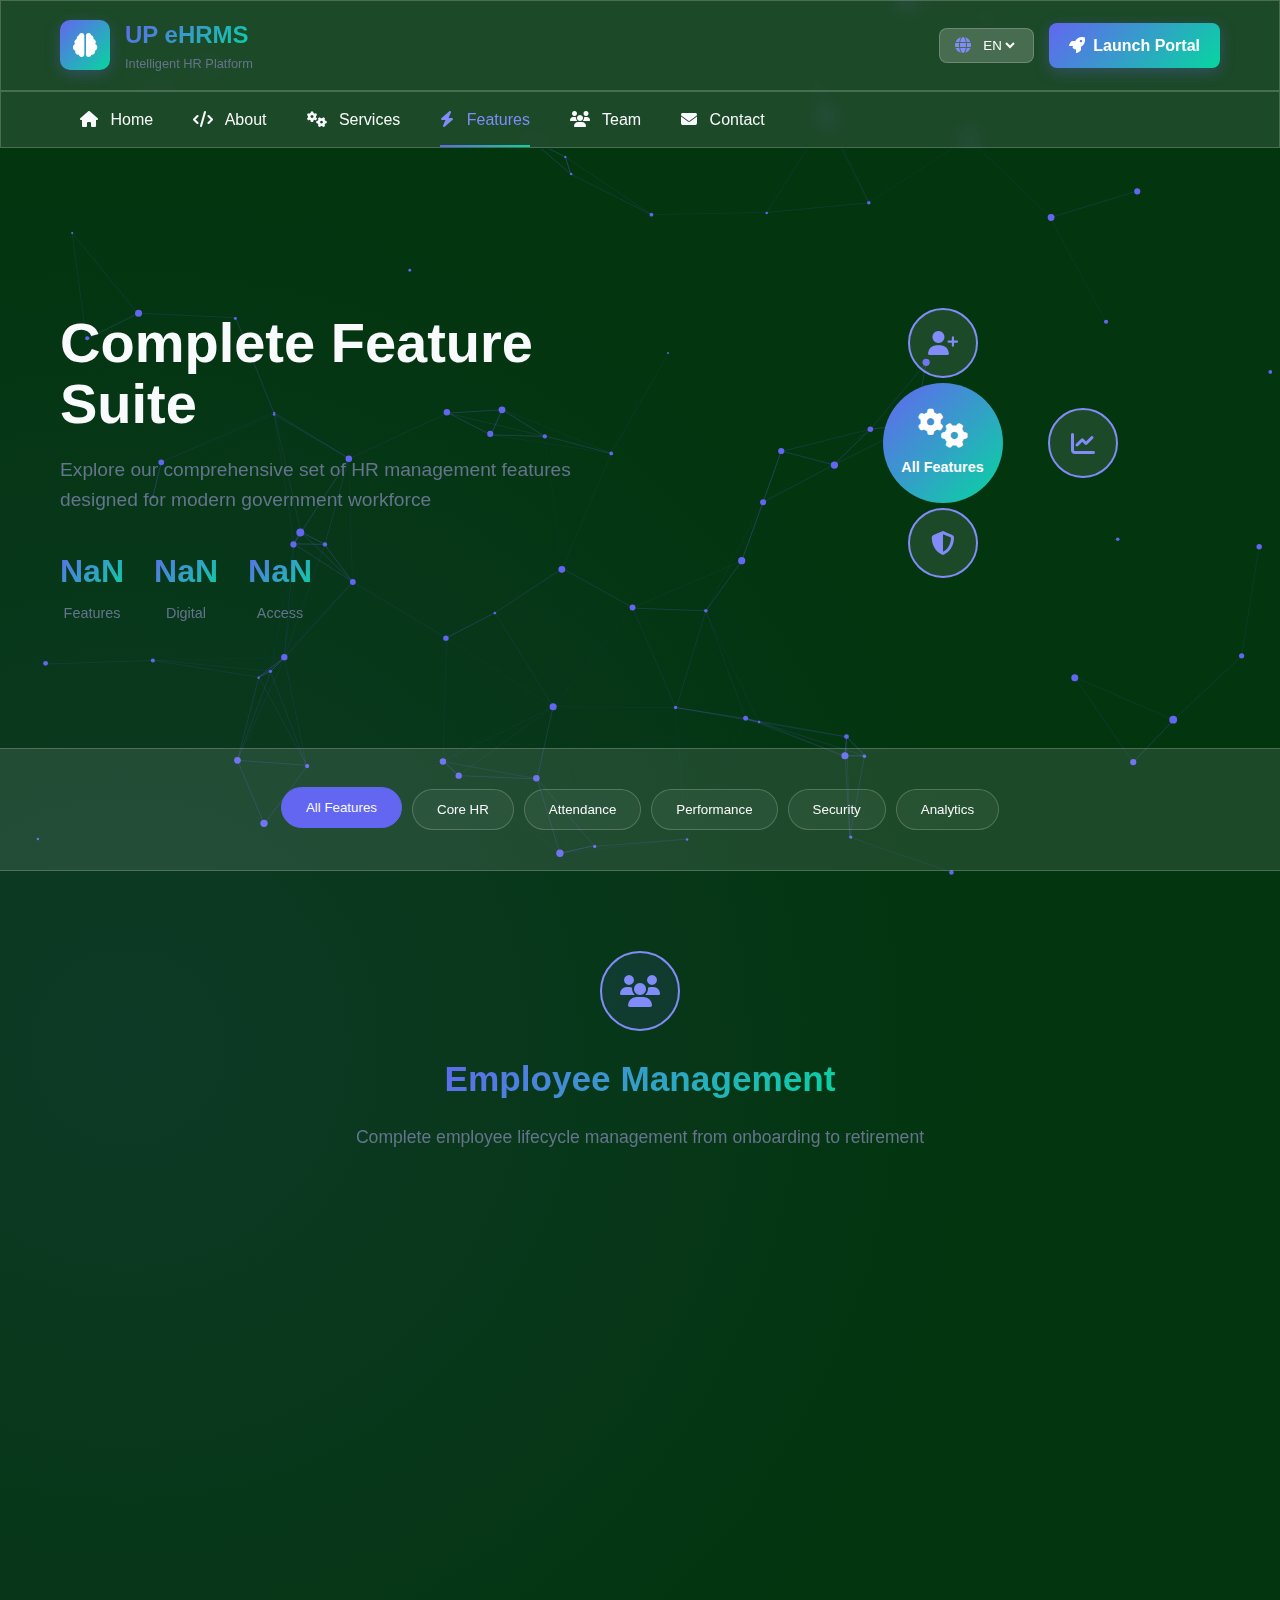
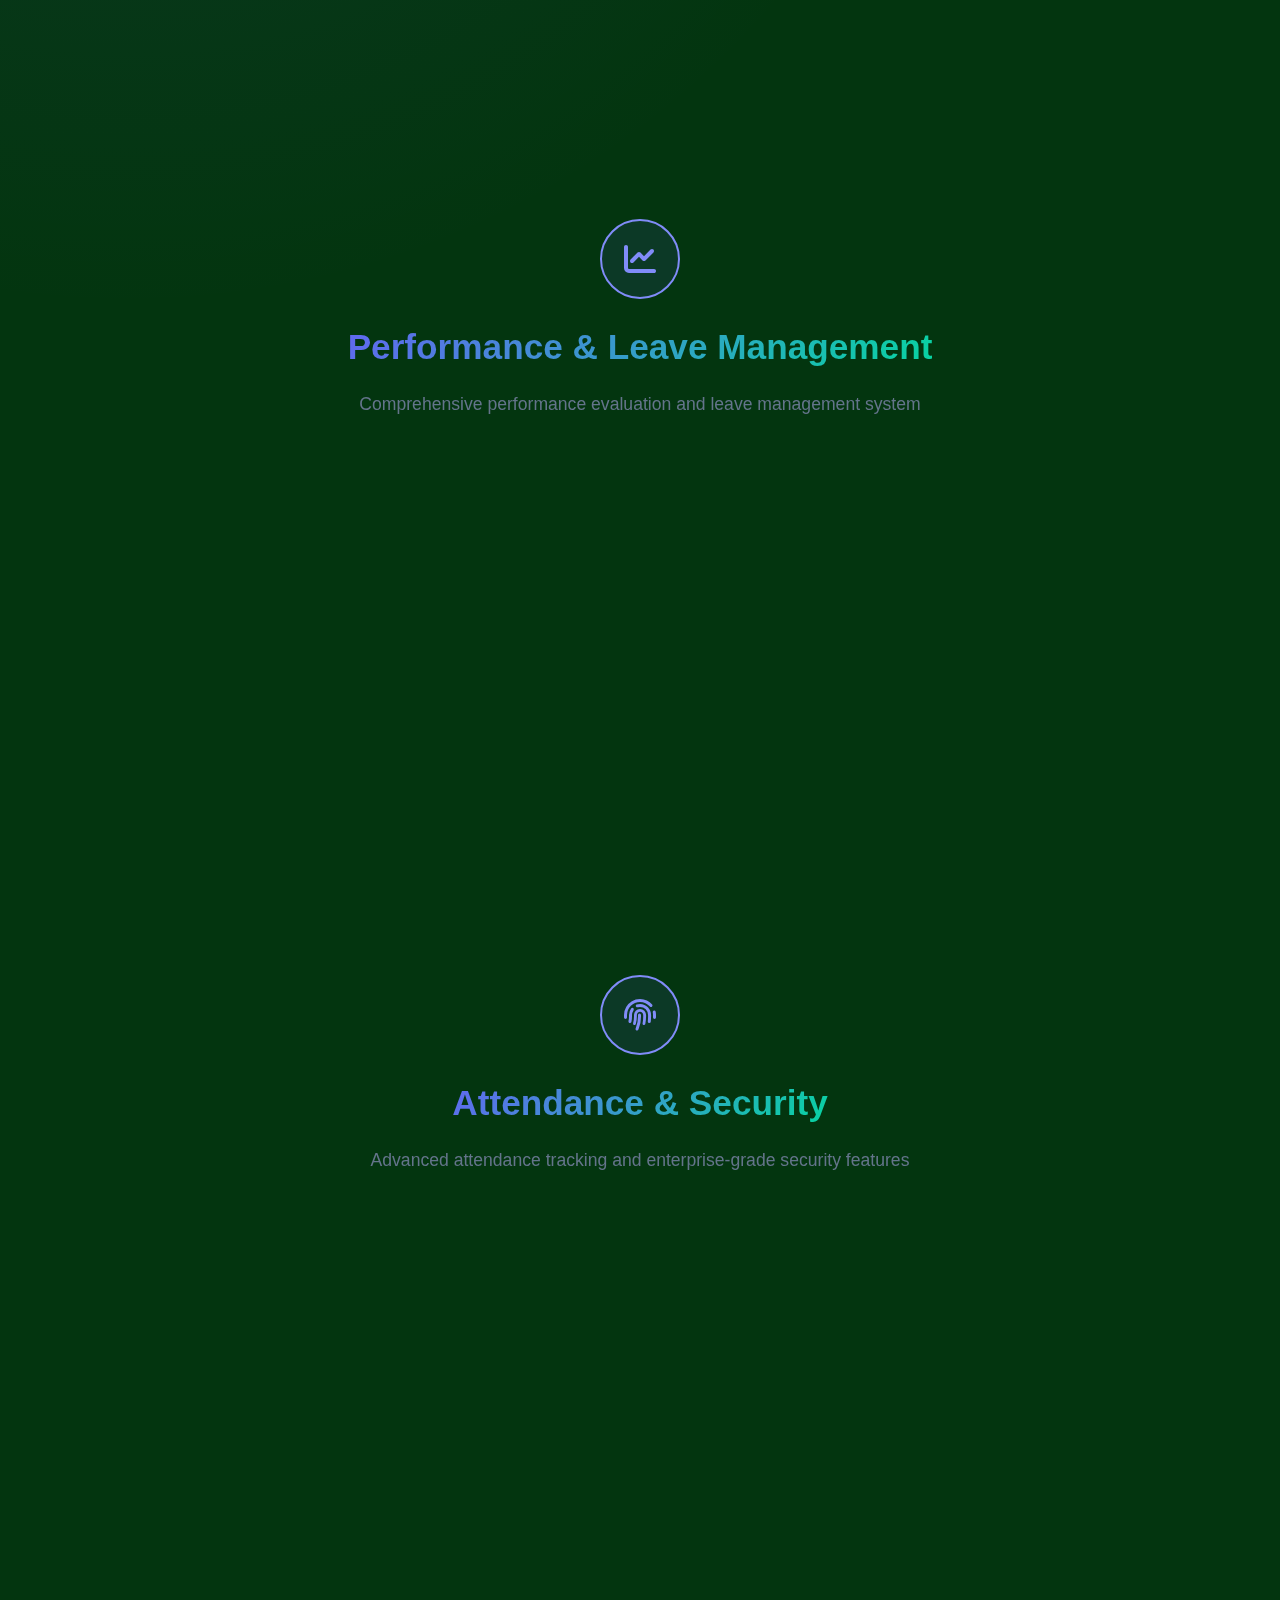
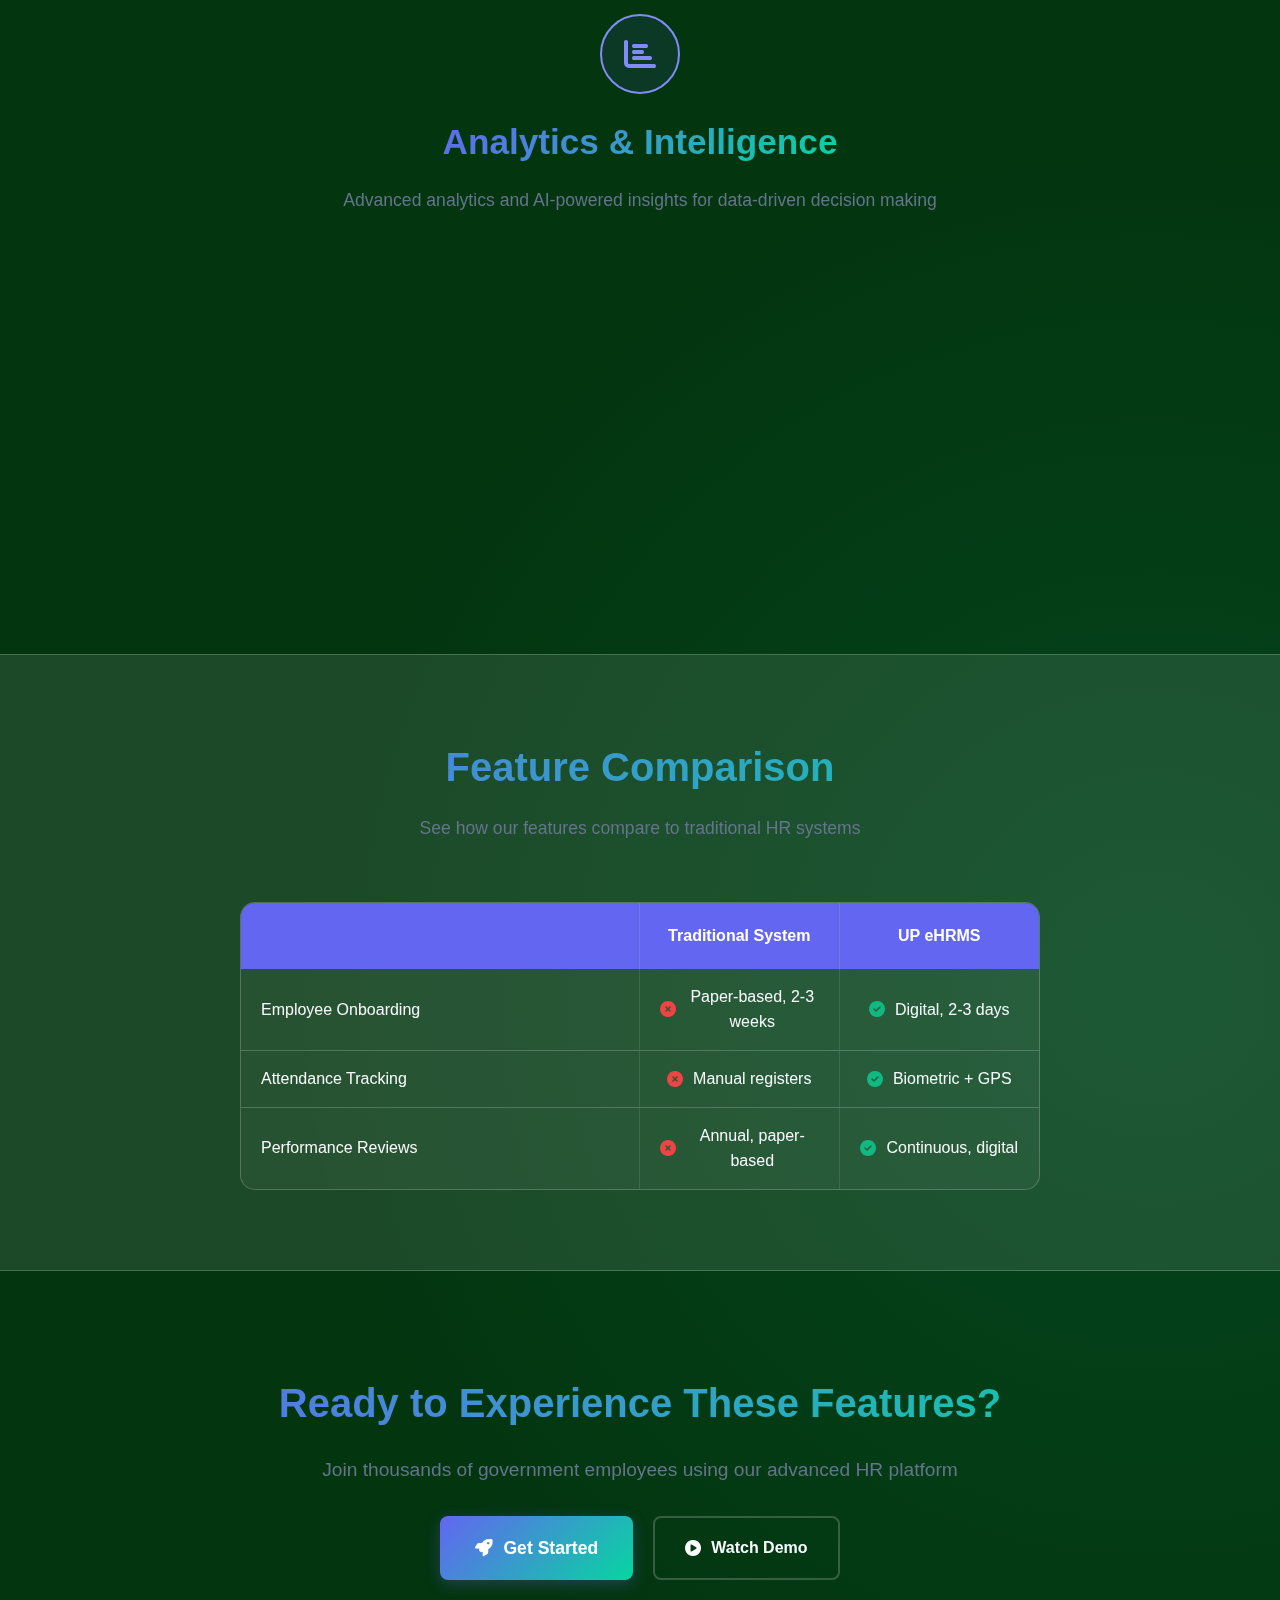
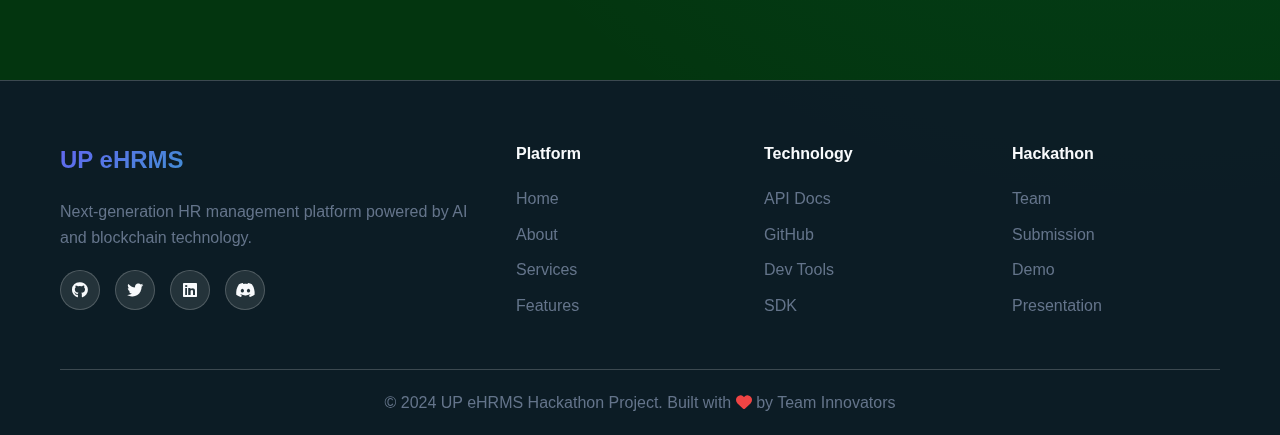
<file: features.html>
<!DOCTYPE html>
<html lang="en">
<head>
    <meta charset="UTF-8">
    <meta name="viewport" content="width=device-width, initial-scale=1.0">
    <title>Features | UP eHRMS</title>
    <link rel="stylesheet" href="css/style.css">
    <link rel="stylesheet" href="css/animations.css">
    <link rel="stylesheet" href="https://cdnjs.cloudflare.com/ajax/libs/font-awesome/6.4.0/css/all.min.css">
</head>
<body>
    <div id="particles-js"></div>
    
    <!-- Header -->
    <header class="glass">
        <div class="container">
            <div class="header-content">
                <div class="logo-section">
                    <div class="logo">
                        <i class="fas fa-brain"></i>
                    </div>
                    <div class="logo-text">
                        <h1>UP eHRMS</h1>
                        <p>Intelligent HR Platform</p>
                    </div>
                </div>
                
                <div class="header-actions">
                    <div class="language-selector glass">
                        <i class="fas fa-globe"></i>
                        <select id="languageSelect">
                            <option value="en">EN</option>
                            <option value="hi">HI</option>
                        </select>
                    </div>
                    <a href="login.html" class="btn-login">
                        <i class="fas fa-rocket"></i> Launch Portal
                    </a>
                </div>
            </div>
        </div>
    </header>

    <!-- Navigation -->
    <nav class="glass">
        <div class="container">
            <div class="nav-container">
                <ul class="main-nav">
                    <li><a href="index.html"><i class="fas fa-home"></i> Home</a></li>
                    <li><a href="about.html"><i class="fas fa-code"></i> About</a></li>
                    <li><a href="services.html"><i class="fas fa-cogs"></i> Services</a></li>
                    <li><a href="features.html" class="active"><i class="fas fa-bolt"></i> Features</a></li>
                    <li><a href="#"><i class="fas fa-users"></i> Team</a></li>
                    <li><a href="#"><i class="fas fa-envelope"></i> Contact</a></li>
                </ul>
                <div class="mobile-menu-toggle">
                    <i class="fas fa-bars"></i>
                </div>
            </div>
        </div>
    </nav>

    <!-- Features Hero -->
    <section class="page-hero">
        <div class="container">
            <div class="hero-content">
                <div class="hero-text">
                    <h1 class="glitch" data-text="Complete Feature Suite">Complete Feature Suite</h1>
                    <p>Explore our comprehensive set of HR management features designed for modern government workforce</p>
                    <div class="hero-stats">
                        <div class="stat">
                            <div class="stat-number">20+</div>
                            <div class="stat-label">Features</div>
                        </div>
                        <div class="stat">
                            <div class="stat-number">100%</div>
                            <div class="stat-label">Digital</div>
                        </div>
                        <div class="stat">
                            <div class="stat-number">24/7</div>
                            <div class="stat-label">Access</div>
                        </div>
                    </div>
                </div>
                <div class="hero-visual">
                    <div class="features-animation">
                        <div class="feature-orb feature-orb-1">
                            <i class="fas fa-user-plus"></i>
                        </div>
                        <div class="feature-orb feature-orb-2">
                            <i class="fas fa-chart-line"></i>
                        </div>
                        <div class="feature-orb feature-orb-3">
                            <i class="fas fa-shield-alt"></i>
                        </div>
                        <div class="central-feature">
                            <i class="fas fa-cogs"></i>
                            <h4>All Features</h4>
                        </div>
                    </div>
                </div>
            </div>
        </div>
    </section>

    <!-- Features Categories -->
    <section class="features-categories">
        <div class="container">
            <div class="category-nav">
                <button class="category-btn active" data-category="all">All Features</button>
                <button class="category-btn" data-category="core">Core HR</button>
                <button class="category-btn" data-category="attendance">Attendance</button>
                <button class="category-btn" data-category="performance">Performance</button>
                <button class="category-btn" data-category="security">Security</button>
                <button class="category-btn" data-category="analytics">Analytics</button>
            </div>
        </div>
    </section>

    <!-- Comprehensive Features Grid -->
    <section class="comprehensive-features">
        <div class="container">
            <!-- Employee Management Features -->
            <div class="feature-category" data-category="core">
                <div class="category-header">
                    <div class="category-icon">
                        <i class="fas fa-users"></i>
                    </div>
                    <h2>Employee Management</h2>
                    <p>Complete employee lifecycle management from onboarding to retirement</p>
                </div>
                <div class="features-grid-detailed">
                    <div class="feature-item-detailed">
                        <div class="feature-header">
                            <div class="feature-icon-detailed">
                                <i class="fas fa-user-plus"></i>
                            </div>
                            <h3>Employee Enrolment</h3>
                            <span class="feature-badge core">Core HR</span>
                        </div>
                        <p>Streamlined digital onboarding process with automated document verification and profile creation</p>
                        <div class="feature-sub-features">
                            <div class="sub-feature">
                                <i class="fas fa-calculator"></i>
                                <div>
                                    <h4>Payroll System</h4>
                                    <p>Automated salary processing with tax calculations and direct deposit</p>
                                </div>
                            </div>
                            <div class="sub-feature">
                                <i class="fas fa-user-check"></i>
                                <div>
                                    <h4>Joining & Relieving</h4>
                                    <p>Digital workflow for employee joining formalities and exit management</p>
                                </div>
                            </div>
                        </div>
                    </div>

                    <div class="feature-item-detailed">
                        <div class="feature-header">
                            <div class="feature-icon-detailed">
                                <i class="fas fa-book"></i>
                            </div>
                            <h3>Service Book Management</h3>
                            <span class="feature-badge core">Core HR</span>
                        </div>
                        <p>Complete digital service record management with secure access and verification</p>
                        <div class="feature-sub-features">
                            <div class="sub-feature">
                                <i class="fas fa-graduation-cap"></i>
                                <div>
                                    <h4>Training Management</h4>
                                    <p>Track and manage employee training programs and skill development</p>
                                </div>
                            </div>
                            <div class="sub-feature">
                                <i class="fas fa-clipboard-check"></i>
                                <div>
                                    <h4>ACR Management</h4>
                                    <p>Digital Annual Confidential Report system with automated workflows</p>
                                </div>
                            </div>
                            <div class="sub-feature">
                                <i class="fas fa-exchange-alt"></i>
                                <div>
                                    <h4>Merit Based Transfer</h4>
                                    <p>Transparent transfer system based on performance and eligibility</p>
                                </div>
                            </div>
                        </div>
                    </div>
                </div>
            </div>

            <!-- Performance & Leave Management -->
            <div class="feature-category" data-category="performance">
                <div class="category-header">
                    <div class="category-icon">
                        <i class="fas fa-chart-line"></i>
                    </div>
                    <h2>Performance & Leave Management</h2>
                    <p>Comprehensive performance evaluation and leave management system</p>
                </div>
                <div class="features-grid-detailed">
                    <div class="feature-item-detailed">
                        <div class="feature-header">
                            <div class="feature-icon-detailed">
                                <i class="fas fa-star"></i>
                            </div>
                            <h3>Online Performance Evaluation</h3>
                            <span class="feature-badge performance">Performance</span>
                        </div>
                        <p>Digital performance assessment system with real-time feedback and analytics</p>
                        <div class="feature-sub-features">
                            <div class="sub-feature">
                                <i class="fas fa-file-contract"></i>
                                <div>
                                    <h4>Property Return Submission</h4>
                                    <p>Digital submission and verification of property returns</p>
                                </div>
                            </div>
                            <div class="sub-feature">
                                <i class="fas fa-calendar-alt"></i>
                                <div>
                                    <h4>Leave Management</h4>
                                    <p>Complete leave application, approval, and tracking system</p>
                                </div>
                            </div>
                        </div>
                    </div>

                    <div class="feature-item-detailed">
                        <div class="feature-header">
                            <div class="feature-icon-detailed">
                                <i class="fas fa-tasks"></i>
                            </div>
                            <h3>Goal Management</h3>
                            <span class="feature-badge performance">Performance</span>
                        </div>
                        <p>Set, track, and evaluate employee goals with automated progress tracking</p>
                        <div class="feature-highlights">
                            <span>KPI Tracking</span>
                            <span>Progress Monitoring</span>
                            <span>Performance Reviews</span>
                        </div>
                    </div>
                </div>
            </div>

            <!-- Attendance & Security -->
            <div class="feature-category" data-category="attendance">
                <div class="category-header">
                    <div class="category-icon">
                        <i class="fas fa-fingerprint"></i>
                    </div>
                    <h2>Attendance & Security</h2>
                    <p>Advanced attendance tracking and enterprise-grade security features</p>
                </div>
                <div class="features-grid-detailed">
                    <div class="feature-item-detailed">
                        <div class="feature-header">
                            <div class="feature-icon-detailed">
                                <i class="fas fa-user-clock"></i>
                            </div>
                            <h3>Smart Attendance</h3>
                            <span class="feature-badge attendance">Attendance</span>
                        </div>
                        <p>Biometric and GPS-based attendance tracking with intelligent analytics and reporting</p>
                        <div class="feature-highlights">
                            <span>Biometric Integration</span>
                            <span>GPS Tracking</span>
                            <span>Real-time Monitoring</span>
                            <span>Automated Reports</span>
                        </div>
                    </div>

                    <div class="feature-item-detailed">
                        <div class="feature-header">
                            <div class="feature-icon-detailed">
                                <i class="fas fa-shield-alt"></i>
                            </div>
                            <h3>Enterprise Security</h3>
                            <span class="feature-badge security">Security</span>
                        </div>
                        <p>Military-grade security protocols with blockchain and multi-factor authentication</p>
                        <div class="feature-highlights">
                            <span>Blockchain Security</span>
                            <span>Multi-factor Auth</span>
                            <span>Data Encryption</span>
                            <span>Audit Trail</span>
                        </div>
                    </div>
                </div>
            </div>

            <!-- Analytics & Intelligence -->
            <div class="feature-category" data-category="analytics">
                <div class="category-header">
                    <div class="category-icon">
                        <i class="fas fa-chart-bar"></i>
                    </div>
                    <h2>Analytics & Intelligence</h2>
                    <p>Advanced analytics and AI-powered insights for data-driven decision making</p>
                </div>
                <div class="features-grid-detailed">
                    <div class="feature-item-detailed">
                        <div class="feature-header">
                            <div class="feature-icon-detailed">
                                <i class="fas fa-chart-pie"></i>
                            </div>
                            <h3>Advanced Analytics</h3>
                            <span class="feature-badge analytics">Analytics</span>
                        </div>
                        <p>Comprehensive workforce analytics with predictive insights and visualization</p>
                        <div class="feature-highlights">
                            <span>Predictive Analytics</span>
                            <span>Real-time Dashboards</span>
                            <span>Custom Reports</span>
                            <span>Trend Analysis</span>
                        </div>
                    </div>

                    <div class="feature-item-detailed">
                        <div class="feature-header">
                            <div class="feature-icon-detailed">
                                <i class="fas fa-robot"></i>
                            </div>
                            <h3>AI Assistant</h3>
                            <span class="feature-badge analytics">AI Powered</span>
                        </div>
                        <p>Intelligent virtual assistant for HR queries and employee support</p>
                        <div class="feature-highlights">
                            <span>24/7 Support</span>
                            <span>Natural Language</span>
                            <span>Context Aware</span>
                            <span>Multi-language</span>
                        </div>
                    </div>
                </div>
            </div>
        </div>
    </section>

    <!-- Feature Comparison -->
    <section class="feature-comparison">
        <div class="container">
            <div class="section-header">
                <h2>Feature Comparison</h2>
                <p>See how our features compare to traditional HR systems</p>
            </div>
            <div class="comparison-table">
                <div class="comparison-header">
                    <div class="comparison-cell"></div>
                    <div class="comparison-cell">Traditional System</div>
                    <div class="comparison-cell">UP eHRMS</div>
                </div>
                <div class="comparison-row">
                    <div class="comparison-cell">Employee Onboarding</div>
                    <div class="comparison-cell">
                        <i class="fas fa-times-circle"></i>
                        <span>Paper-based, 2-3 weeks</span>
                    </div>
                    <div class="comparison-cell">
                        <i class="fas fa-check-circle"></i>
                        <span>Digital, 2-3 days</span>
                    </div>
                </div>
                <div class="comparison-row">
                    <div class="comparison-cell">Attendance Tracking</div>
                    <div class="comparison-cell">
                        <i class="fas fa-times-circle"></i>
                        <span>Manual registers</span>
                    </div>
                    <div class="comparison-cell">
                        <i class="fas fa-check-circle"></i>
                        <span>Biometric + GPS</span>
                    </div>
                </div>
                <div class="comparison-row">
                    <div class="comparison-cell">Performance Reviews</div>
                    <div class="comparison-cell">
                        <i class="fas fa-times-circle"></i>
                        <span>Annual, paper-based</span>
                    </div>
                    <div class="comparison-cell">
                        <i class="fas fa-check-circle"></i>
                        <span>Continuous, digital</span>
                    </div>
                </div>
            </div>
        </div>
    </section>

    <!-- CTA Section -->
    <section class="cta">
        <div class="container">
            <div class="cta-content">
                <h2>Ready to Experience These Features?</h2>
                <p>Join thousands of government employees using our advanced HR platform</p>
                <div class="cta-buttons">
                    <a href="login.html" class="btn-primary large">
                        <i class="fas fa-rocket"></i> Get Started
                    </a>
                    <a href="services.html" class="btn-secondary large">
                        <i class="fas fa-play-circle"></i> Watch Demo
                    </a>
                </div>
            </div>
        </div>
    </section>

    <!-- Footer -->
    <footer>
        <div class="container">
            <div class="footer-content">
                <div class="footer-section">
                    <h3>UP eHRMS</h3>
                    <p>Next-generation HR management platform powered by AI and blockchain technology.</p>
                    <div class="social-links">
                        <a href="#"><i class="fab fa-github"></i></a>
                        <a href="#"><i class="fab fa-twitter"></i></a>
                        <a href="#"><i class="fab fa-linkedin"></i></a>
                        <a href="#"><i class="fab fa-discord"></i></a>
                    </div>
                </div>
                <div class="footer-section">
                    <h4>Platform</h4>
                    <ul>
                        <li><a href="index.html">Home</a></li>
                        <li><a href="about.html">About</a></li>
                        <li><a href="services.html">Services</a></li>
                        <li><a href="features.html">Features</a></li>
                    </ul>
                </div>
                <div class="footer-section">
                    <h4>Technology</h4>
                    <ul>
                        <li><a href="#">API Docs</a></li>
                        <li><a href="#">GitHub</a></li>
                        <li><a href="#">Dev Tools</a></li>
                        <li><a href="#">SDK</a></li>
                    </ul>
                </div>
                <div class="footer-section">
                    <h4>Hackathon</h4>
                    <ul>
                        <li><a href="#">Team</a></li>
                        <li><a href="#">Submission</a></li>
                        <li><a href="#">Demo</a></li>
                        <li><a href="#">Presentation</a></li>
                    </ul>
                </div>
            </div>
            <div class="footer-bottom">
                <p>&copy; 2024 UP eHRMS Hackathon Project. Built with <i class="fas fa-heart"></i> by Team Innovators</p>
            </div>
        </div>
    </footer>

    <script src="js/particles.js"></script>
    <script src="js/main.js"></script>
    <script src="js/features.js"></script>
</body>
</html>
</file>
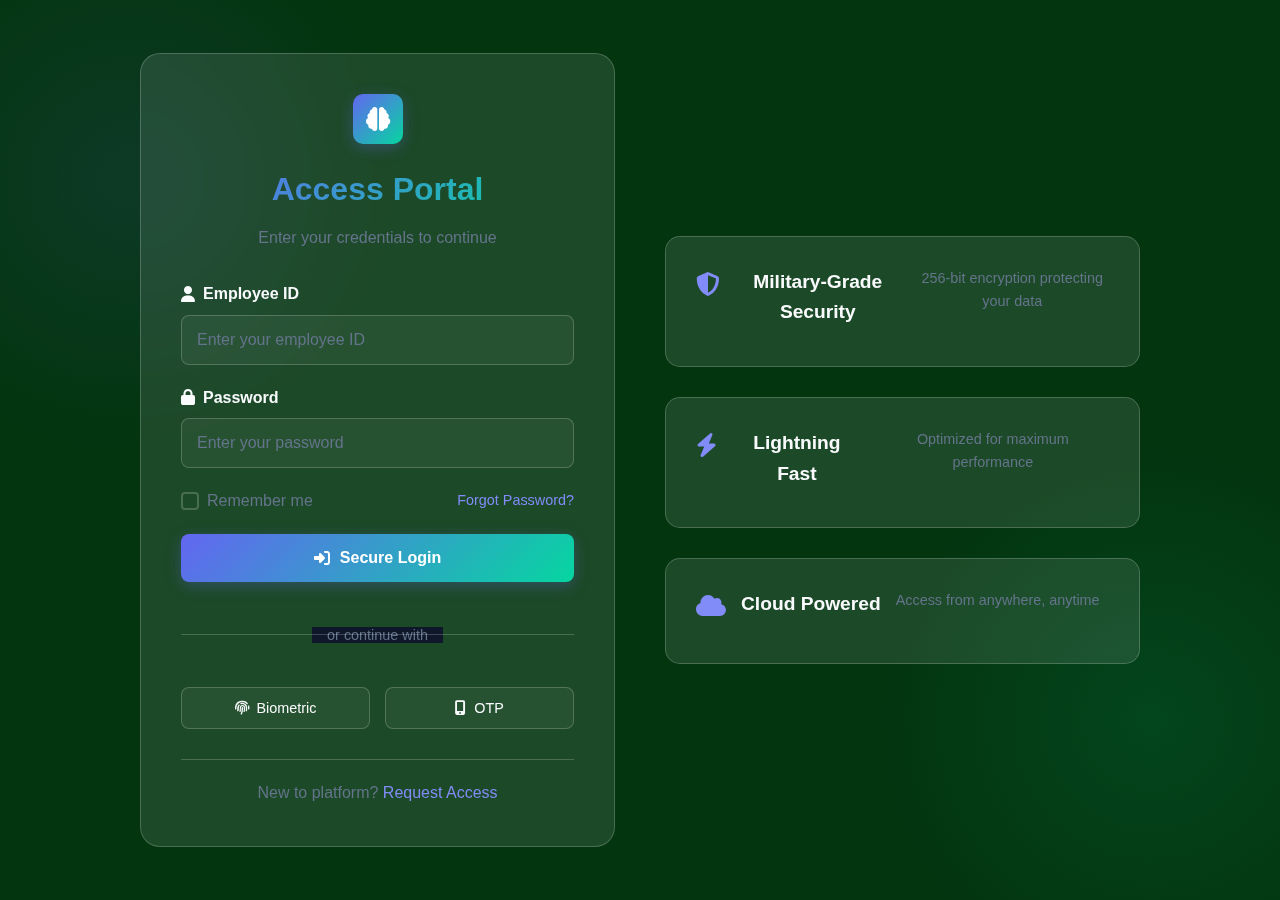
<file: login.html>
<!DOCTYPE html>
<html lang="en">
<head>
    <meta charset="UTF-8">
    <meta name="viewport" content="width=device-width, initial-scale=1.0">
    <title>Login | UP eHRMS</title>
    <link rel="stylesheet" href="css/style.css">
    <link rel="stylesheet" href="css/animations.css">
    <link rel="stylesheet" href="https://cdnjs.cloudflare.com/ajax/libs/font-awesome/6.4.0/css/all.min.css">
</head>
<body class="login-page">
    <div id="particles-js"></div>
    
    <div class="login-container">
        <div class="login-card glass">
            <div class="login-header">
                <div class="logo">
                    <i class="fas fa-brain"></i>
                </div>
                <h2>Access Portal</h2>
                <p>Enter your credentials to continue</p>
            </div>
            
            <form class="login-form" id="loginForm">
                <div class="input-group">
                    <label for="username">
                        <i class="fas fa-user"></i> Employee ID
                    </label>
                    <input type="text" id="username" name="username" required 
                           placeholder="Enter your employee ID">
                </div>
                
                <div class="input-group">
                    <label for="password">
                        <i class="fas fa-lock"></i> Password
                    </label>
                    <input type="password" id="password" name="password" required 
                           placeholder="Enter your password">
                </div>
                
                <div class="form-options">
                    <label class="checkbox">
                        <input type="checkbox" name="remember">
                        <span class="checkmark"></span>
                        Remember me
                    </label>
                    <a href="#" class="forgot-password">Forgot Password?</a>
                </div>
                
                <button type="submit" class="btn-primary full-width">
                    <i class="fas fa-sign-in-alt"></i> Secure Login
                </button>
                
                <div class="login-divider">
                    <span>or continue with</span>
                </div>
                
                <div class="social-login">
                    <button type="button" class="btn-social">
                        <i class="fas fa-fingerprint"></i> Biometric
                    </button>
                    <button type="button" class="btn-social">
                        <i class="fas fa-mobile-alt"></i> OTP
                    </button>
                </div>
            </form>
            
            <div class="login-footer">
                <p>New to platform? <a href="#">Request Access</a></p>
            </div>
        </div>
        
        <div class="login-features">
            <div class="feature">
                <i class="fas fa-shield-alt"></i>
                <h4>Military-Grade Security</h4>
                <p>256-bit encryption protecting your data</p>
            </div>
            <div class="feature">
                <i class="fas fa-bolt"></i>
                <h4>Lightning Fast</h4>
                <p>Optimized for maximum performance</p>
            </div>
            <div class="feature">
                <i class="fas fa-cloud"></i>
                <h4>Cloud Powered</h4>
                <p>Access from anywhere, anytime</p>
            </div>
        </div>
    </div>

    <script src="js/particles.js"></script>
    <script src="js/auth.js"></script>
</body>
</html>
</file>
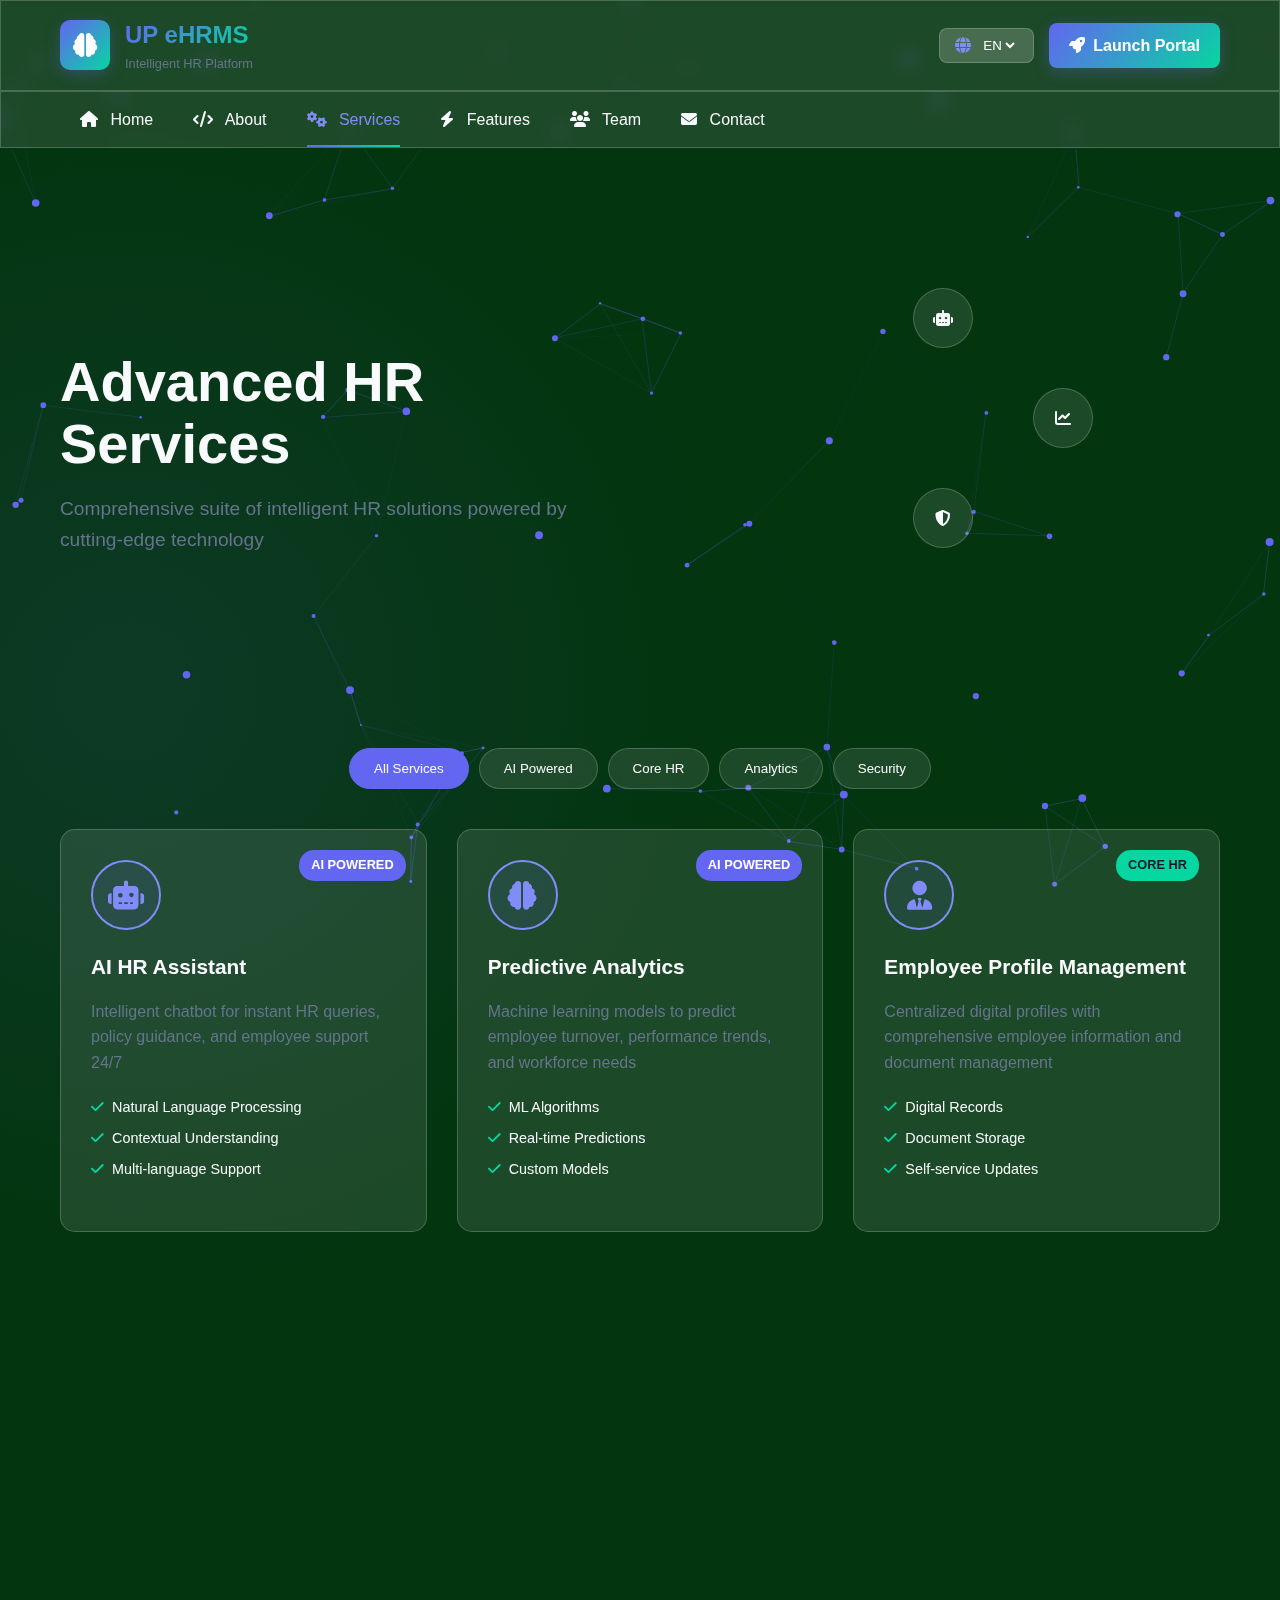
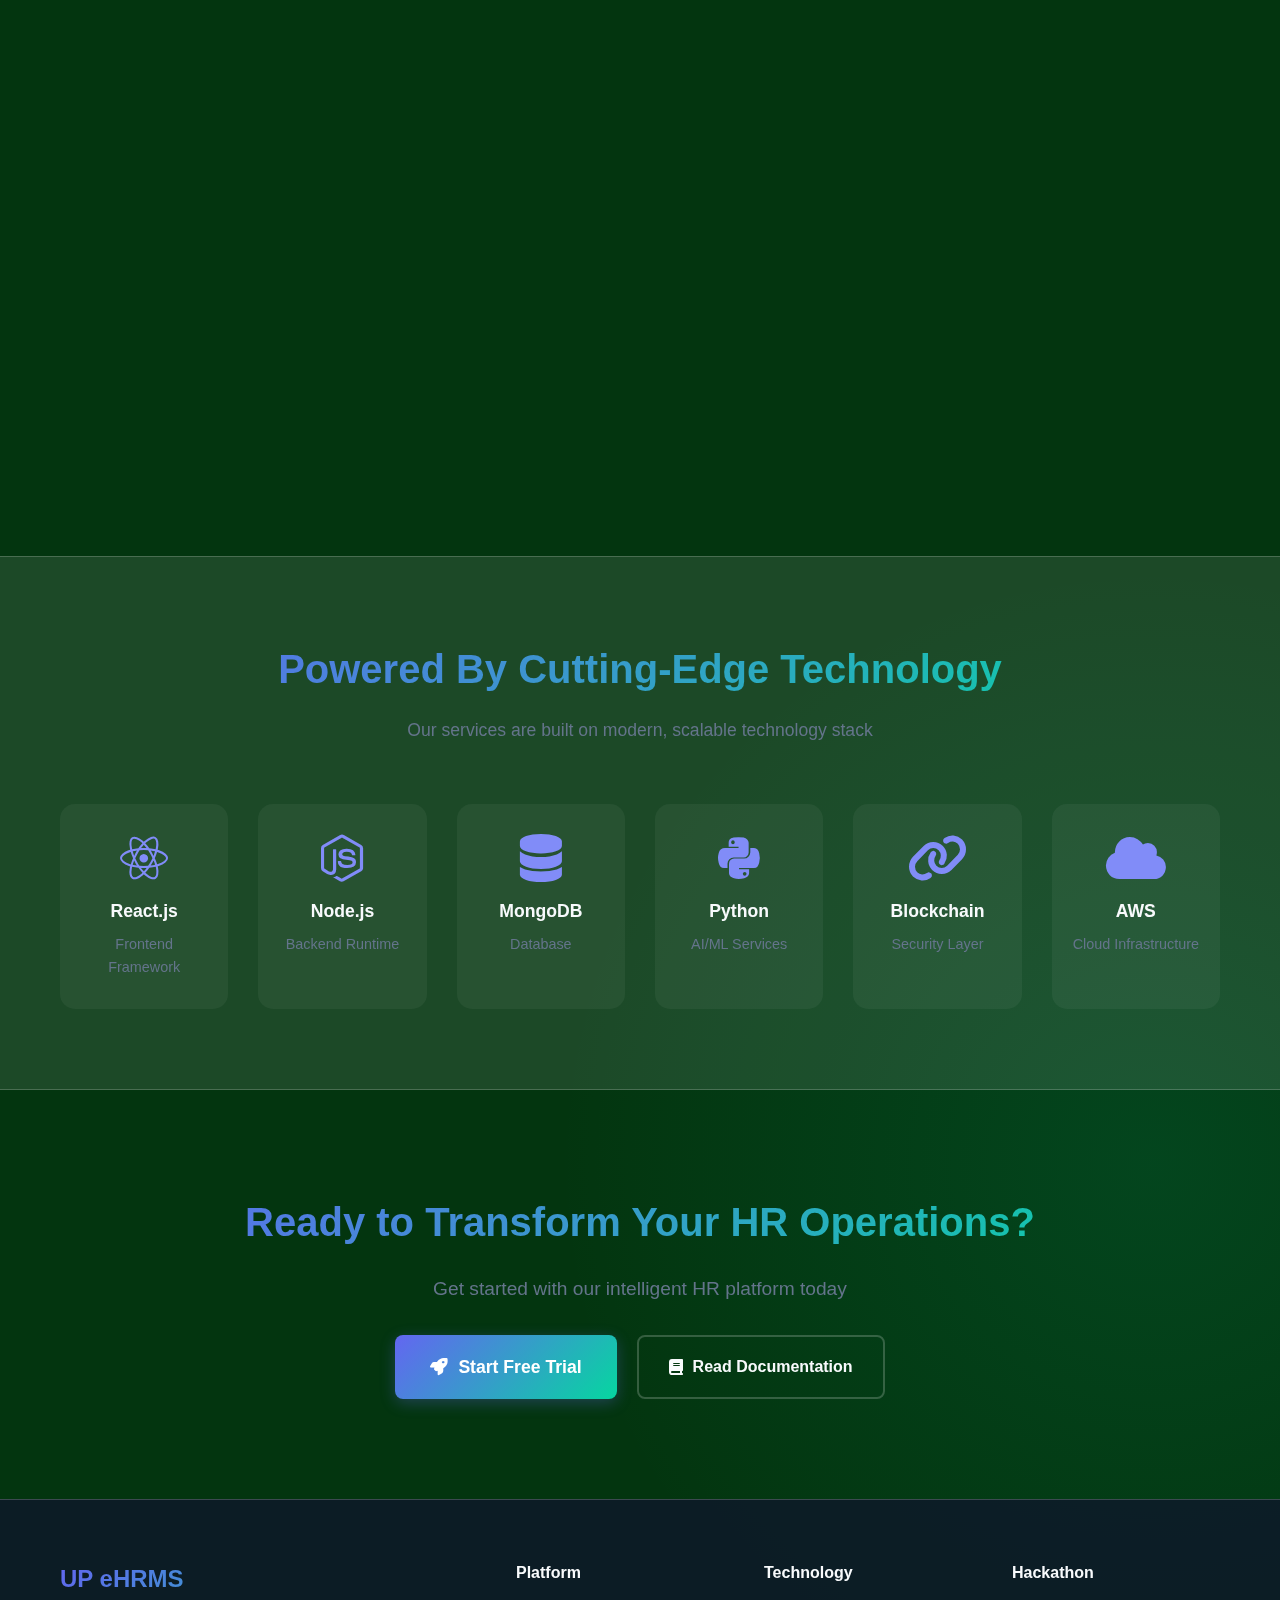
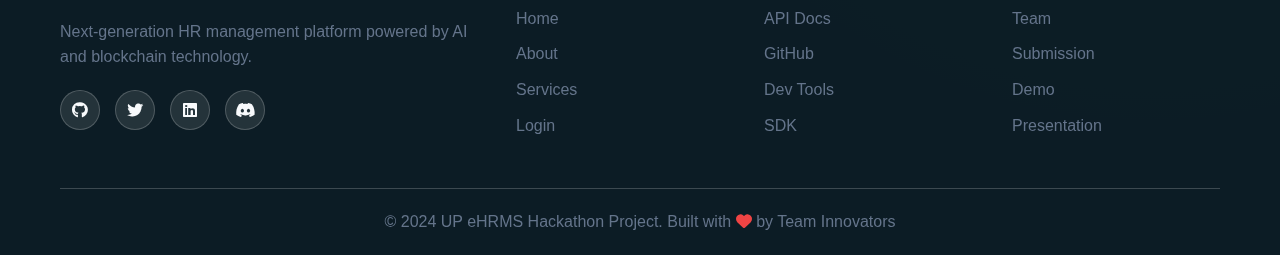
<file: services.html>
<!DOCTYPE html>
<html lang="en">
<head>
    <meta charset="UTF-8">
    <meta name="viewport" content="width=device-width, initial-scale=1.0">
    <title>Services | UP eHRMS</title>
    <link rel="stylesheet" href="css/style.css">
    <link rel="stylesheet" href="css/animations.css">
    <link rel="stylesheet" href="https://cdnjs.cloudflare.com/ajax/libs/font-awesome/6.4.0/css/all.min.css">
</head>
<body>
    <div id="particles-js"></div>
    
    <!-- Header -->
    <header class="glass">
        <div class="container">
            <div class="header-content">
                <div class="logo-section">
                    <div class="logo">
                        <i class="fas fa-brain"></i>
                    </div>
                    <div class="logo-text">
                        <h1>UP eHRMS</h1>
                        <p>Intelligent HR Platform</p>
                    </div>
                </div>
                
                <div class="header-actions">
                    <div class="language-selector glass">
                        <i class="fas fa-globe"></i>
                        <select id="languageSelect">
                            <option value="en">EN</option>
                            <option value="hi">HI</option>
                        </select>
                    </div>
                    <a href="login.html" class="btn-login">
                        <i class="fas fa-rocket"></i> Launch Portal
                    </a>
                </div>
            </div>
        </div>
    </header>

    <!-- Navigation -->
    <nav class="glass">
        <div class="container">
            <div class="nav-container">
                <ul class="main-nav">
                    <li><a href="index.html"><i class="fas fa-home"></i> Home</a></li>
                    <li><a href="about.html"><i class="fas fa-code"></i> About</a></li>
                    <li><a href="services.html" class="active"><i class="fas fa-cogs"></i> Services</a></li>
                    <li><a href="#"><i class="fas fa-bolt"></i> Features</a></li>
                    <li><a href="#"><i class="fas fa-users"></i> Team</a></li>
                    <li><a href="#"><i class="fas fa-envelope"></i> Contact</a></li>
                </ul>
                <div class="mobile-menu-toggle">
                    <i class="fas fa-bars"></i>
                </div>
            </div>
        </div>
    </nav>

    <!-- Services Hero -->
    <section class="page-hero">
        <div class="container">
            <div class="hero-content">
                <div class="hero-text">
                    <h1 class="glitch" data-text="Advanced HR Services">Advanced HR Services</h1>
                    <p>Comprehensive suite of intelligent HR solutions powered by cutting-edge technology</p>
                </div>
                <div class="hero-visual">
                    <div class="service-animation">
                        <div class="orbiting-element">
                            <i class="fas fa-robot"></i>
                        </div>
                        <div class="orbiting-element">
                            <i class="fas fa-chart-line"></i>
                        </div>
                        <div class="orbiting-element">
                            <i class="fas fa-shield-alt"></i>
                        </div>
                    </div>
                </div>
            </div>
        </div>
    </section>

    <!-- Services Grid -->
    <section class="services-section">
        <div class="container">
            <div class="services-categories">
                <div class="category-tabs">
                    <button class="tab-btn active" data-category="all">All Services</button>
                    <button class="tab-btn" data-category="ai">AI Powered</button>
                    <button class="tab-btn" data-category="core">Core HR</button>
                    <button class="tab-btn" data-category="analytics">Analytics</button>
                    <button class="tab-btn" data-category="security">Security</button>
                </div>
            </div>

            <div class="services-grid-extended">
                <!-- AI Powered Services -->
                <div class="service-item" data-category="ai">
                    <div class="service-icon">
                        <i class="fas fa-robot"></i>
                    </div>
                    <h3>AI HR Assistant</h3>
                    <p>Intelligent chatbot for instant HR queries, policy guidance, and employee support 24/7</p>
                    <div class="service-features">
                        <span><i class="fas fa-check"></i> Natural Language Processing</span>
                        <span><i class="fas fa-check"></i> Contextual Understanding</span>
                        <span><i class="fas fa-check"></i> Multi-language Support</span>
                    </div>
                    <div class="service-badge ai">AI Powered</div>
                </div>

                <div class="service-item" data-category="ai">
                    <div class="service-icon">
                        <i class="fas fa-brain"></i>
                    </div>
                    <h3>Predictive Analytics</h3>
                    <p>Machine learning models to predict employee turnover, performance trends, and workforce needs</p>
                    <div class="service-features">
                        <span><i class="fas fa-check"></i> ML Algorithms</span>
                        <span><i class="fas fa-check"></i> Real-time Predictions</span>
                        <span><i class="fas fa-check"></i> Custom Models</span>
                    </div>
                    <div class="service-badge ai">AI Powered</div>
                </div>

                <!-- Core HR Services -->
                <div class="service-item" data-category="core">
                    <div class="service-icon">
                        <i class="fas fa-user-tie"></i>
                    </div>
                    <h3>Employee Profile Management</h3>
                    <p>Centralized digital profiles with comprehensive employee information and document management</p>
                    <div class="service-features">
                        <span><i class="fas fa-check"></i> Digital Records</span>
                        <span><i class="fas fa-check"></i> Document Storage</span>
                        <span><i class="fas fa-check"></i> Self-service Updates</span>
                    </div>
                    <div class="service-badge core">Core HR</div>
                </div>

                <div class="service-item" data-category="core">
                    <div class="service-icon">
                        <i class="fas fa-calendar-alt"></i>
                    </div>
                    <h3>Smart Attendance</h3>
                    <p>Biometric and GPS-based attendance tracking with intelligent leave management system</p>
                    <div class="service-features">
                        <span><i class="fas fa-check"></i> Biometric Integration</span>
                        <span><i class="fas fa-check"></i> GPS Tracking</span>
                        <span><i class="fas fa-check"></i> Auto Leave Balance</span>
                    </div>
                    <div class="service-badge core">Core HR</div>
                </div>

                <!-- Analytics Services -->
                <div class="service-item" data-category="analytics">
                    <div class="service-icon">
                        <i class="fas fa-chart-pie"></i>
                    </div>
                    <h3>HR Analytics Dashboard</h3>
                    <p>Comprehensive analytics and visualization tools for data-driven HR decision making</p>
                    <div class="service-features">
                        <span><i class="fas fa-check"></i> Real-time Dashboards</span>
                        <span><i class="fas fa-check"></i> Custom Reports</span>
                        <span><i class="fas fa-check"></i> Export Capabilities</span>
                    </div>
                    <div class="service-badge analytics">Analytics</div>
                </div>

                <div class="service-item" data-category="analytics">
                    <div class="service-icon">
                        <i class="fas fa-tachometer-alt"></i>
                    </div>
                    <h3>Performance Metrics</h3>
                    <p>Track and analyze employee performance with customizable KPIs and goal tracking</p>
                    <div class="service-features">
                        <span><i class="fas fa-check"></i> KPI Tracking</span>
                        <span><i class="fas fa-check"></i> Goal Management</span>
                        <span><i class="fas fa-check"></i> Performance Reviews</span>
                    </div>
                    <div class="service-badge analytics">Analytics</div>
                </div>

                <!-- Security Services -->
                <div class="service-item" data-category="security">
                    <div class="service-icon">
                        <i class="fas fa-shield-alt"></i>
                    </div>
                    <h3>Blockchain Security</h3>
                    <p>Immutable blockchain-based record keeping for sensitive HR data and transactions</p>
                    <div class="service-features">
                        <span><i class="fas fa-check"></i> Immutable Records</span>
                        <span><i class="fas fa-check"></i> Smart Contracts</span>
                        <span><i class="fas fa-check"></i> Audit Trail</span>
                    </div>
                    <div class="service-badge security">Security</div>
                </div>

                <div class="service-item" data-category="security">
                    <div class="service-icon">
                        <i class="fas fa-fingerprint"></i>
                    </div>
                    <h3>Multi-factor Authentication</h3>
                    <p>Advanced security with biometric, OTP, and hardware token based authentication</p>
                    <div class="service-features">
                        <span><i class="fas fa-check"></i> Biometric Auth</span>
                        <span><i class="fas fa-check"></i> Hardware Tokens</span>
                        <span><i class="fas fa-check"></i> OTP Verification</span>
                    </div>
                    <div class="service-badge security">Security</div>
                </div>
            </div>
        </div>
    </section>

    <!-- Technology Stack -->
    <section class="tech-stack-section">
        <div class="container">
            <div class="section-header">
                <h2>Powered By Cutting-Edge Technology</h2>
                <p>Our services are built on modern, scalable technology stack</p>
            </div>
            <div class="tech-grid">
                <div class="tech-item">
                    <i class="fab fa-react"></i>
                    <h4>React.js</h4>
                    <p>Frontend Framework</p>
                </div>
                <div class="tech-item">
                    <i class="fab fa-node-js"></i>
                    <h4>Node.js</h4>
                    <p>Backend Runtime</p>
                </div>
                <div class="tech-item">
                    <i class="fas fa-database"></i>
                    <h4>MongoDB</h4>
                    <p>Database</p>
                </div>
                <div class="tech-item">
                    <i class="fab fa-python"></i>
                    <h4>Python</h4>
                    <p>AI/ML Services</p>
                </div>
                <div class="tech-item">
                    <i class="fas fa-link"></i>
                    <h4>Blockchain</h4>
                    <p>Security Layer</p>
                </div>
                <div class="tech-item">
                    <i class="fas fa-cloud"></i>
                    <h4>AWS</h4>
                    <p>Cloud Infrastructure</p>
                </div>
            </div>
        </div>
    </section>

    <!-- CTA Section -->
    <section class="cta">
        <div class="container">
            <div class="cta-content">
                <h2>Ready to Transform Your HR Operations?</h2>
                <p>Get started with our intelligent HR platform today</p>
                <div class="cta-buttons">
                    <a href="login.html" class="btn-primary large">
                        <i class="fas fa-rocket"></i> Start Free Trial
                    </a>
                    <a href="about.html" class="btn-secondary large">
                        <i class="fas fa-book"></i> Read Documentation
                    </a>
                </div>
            </div>
        </div>
    </section>

    <!-- Footer -->
    <footer>
        <div class="container">
            <div class="footer-content">
                <div class="footer-section">
                    <h3>UP eHRMS</h3>
                    <p>Next-generation HR management platform powered by AI and blockchain technology.</p>
                    <div class="social-links">
                        <a href="#"><i class="fab fa-github"></i></a>
                        <a href="#"><i class="fab fa-twitter"></i></a>
                        <a href="#"><i class="fab fa-linkedin"></i></a>
                        <a href="#"><i class="fab fa-discord"></i></a>
                    </div>
                </div>
                <div class="footer-section">
                    <h4>Platform</h4>
                    <ul>
                        <li><a href="index.html">Home</a></li>
                        <li><a href="about.html">About</a></li>
                        <li><a href="services.html">Services</a></li>
                        <li><a href="login.html">Login</a></li>
                    </ul>
                </div>
                <div class="footer-section">
                    <h4>Technology</h4>
                    <ul>
                        <li><a href="#">API Docs</a></li>
                        <li><a href="#">GitHub</a></li>
                        <li><a href="#">Dev Tools</a></li>
                        <li><a href="#">SDK</a></li>
                    </ul>
                </div>
                <div class="footer-section">
                    <h4>Hackathon</h4>
                    <ul>
                        <li><a href="#">Team</a></li>
                        <li><a href="#">Submission</a></li>
                        <li><a href="#">Demo</a></li>
                        <li><a href="#">Presentation</a></li>
                    </ul>
                </div>
            </div>
            <div class="footer-bottom">
                <p>&copy; 2024 UP eHRMS Hackathon Project. Built with <i class="fas fa-heart"></i> by Team Innovators</p>
            </div>
        </div>
    </footer>

    <script src="js/particles.js"></script>
    <script src="js/main.js"></script>
    <script src="js/services.js"></script>
</body>
</html>
</file>
<file: css/style.css>
:root {
    --primary: #6366f1;
    --primary-dark: #4f46e5;
    --primary-light: #818cf8;
    --secondary: #06d6a0;
    --accent: #f59e0b;
    --dark: #0f172a;
    --light: #f8fafc;
    --gray: #64748b;
    --success: #10b981;
    --warning: #f59e0b;
    --danger: #ef4444;
    --info: #3b82f6;
    --gradient: linear-gradient(135deg, var(--primary) 0%, var(--secondary) 100%);
    --glass: rgba(255, 255, 255, 0.1);
    --glass-border: rgba(255, 255, 255, 0.2);
}

* {
    margin: 0;
    padding: 0;
    box-sizing: border-box;
    font-family: 'Segoe UI', Tahoma, Geneva, Verdana, sans-serif;
}

body {
   background-color: #03350f;
    color: var(--light);
    line-height: 1.6;
    overflow-x: hidden;
    background-image: 
        radial-gradient(circle at 10% 20%, rgba(99, 102, 241, 0.1) 0%, transparent 20%),
        radial-gradient(circle at 90% 80%, rgba(6, 214, 160, 0.1) 0%, transparent 20%);
}

.container {
    width: 100%;
    max-width: 1200px;
    margin: 0 auto;
    padding: 0 20px;
}

/* Glass Effect */
.glass {
    background: var(--glass);
    backdrop-filter: blur(10px);
    border: 1px solid var(--glass-border);
}

/* Header Styles */
header {
    position: sticky;
    top: 0;
    z-index: 1000;
}

.header-content {
    display: flex;
    justify-content: space-between;
    align-items: center;
    padding: 15px 0;
}

.logo-section {
    display: flex;
    align-items: center;
    gap: 15px;
}

.logo {
    width: 50px;
    height: 50px;
    background: var(--gradient);
    border-radius: 10px;
    display: flex;
    align-items: center;
    justify-content: center;
    font-size: 1.5rem;
    color: white;
    box-shadow: 0 4px 15px rgba(99, 102, 241, 0.3);
}

.logo-text h1 {
    font-size: 1.5rem;
    font-weight: 700;
    background: var(--gradient);
    -webkit-background-clip: text;
    -webkit-text-fill-color: transparent;
}

.logo-text p {
    font-size: 0.8rem;
    color: var(--gray);
}

.header-actions {
    display: flex;
    align-items: center;
    gap: 15px;
}

.language-selector {
    display: flex;
    align-items: center;
    padding: 8px 15px;
    border-radius: 8px;
    cursor: pointer;
    transition: all 0.3s;
}

.language-selector:hover {
    background: rgba(99, 102, 241, 0.2);
}

.language-selector i {
    margin-right: 8px;
    color: var(--primary-light);
}

.language-selector select {
    background: transparent;
    border: none;
    color: white;
    outline: none;
    cursor: pointer;
}

.btn-login {
    background: var(--gradient);
    color: white;
    border: none;
    padding: 10px 20px;
    border-radius: 8px;
    font-weight: 600;
    cursor: pointer;
    transition: all 0.3s;
    display: flex;
    align-items: center;
    gap: 8px;
    box-shadow: 0 4px 15px rgba(99, 102, 241, 0.3);
    text-decoration: none;
}

.btn-login:hover {
    transform: translateY(-2px);
    box-shadow: 0 6px 20px rgba(99, 102, 241, 0.4);
}

/* Navigation */
nav {
    border-bottom: 1px solid var(--glass-border);
}

.nav-container {
    display: flex;
    justify-content: space-between;
    align-items: center;
}

.main-nav {
    display: flex;
    list-style: none;
}

.main-nav li {
    position: relative;
}

.main-nav a {
    display: block;
    padding: 15px 20px;
    text-decoration: none;
    color: var(--light);
    font-weight: 500;
    transition: all 0.3s;
    position: relative;
}

.main-nav a::after {
    content: '';
    position: absolute;
    bottom: 0;
    left: 20px;
    width: 0;
    height: 2px;
    background: var(--gradient);
    transition: width 0.3s;
}

.main-nav a:hover::after, .main-nav a.active::after {
    width: calc(100% - 40px);
}

.main-nav a:hover, .main-nav a.active {
    color: var(--primary-light);
}

.main-nav a i {
    margin-right: 8px;
}

.mobile-menu-toggle {
    display: none;
    font-size: 1.5rem;
    cursor: pointer;
    color: var(--light);
}

/* Hero Section */
.hero {
    padding: 100px 0;
    position: relative;
    overflow: hidden;
}

.hero-content {
    display: grid;
    grid-template-columns: 1fr 1fr;
    gap: 50px;
    align-items: center;
}

.tech-badge {
    display: inline-flex;
    align-items: center;
    gap: 8px;
    background: rgba(99, 102, 241, 0.2);
    color: var(--primary-light);
    padding: 8px 15px;
    border-radius: 20px;
    font-size: 0.9rem;
    margin-bottom: 20px;
    border: 1px solid rgba(99, 102, 241, 0.3);
}

.hero-text h1 {
    font-size: 3.5rem;
    font-weight: 800;
    margin-bottom: 20px;
    line-height: 1.1;
}

.hero-text p {
    font-size: 1.2rem;
    color: var(--gray);
    margin-bottom: 30px;
}

.hero-buttons {
    display: flex;
    gap: 15px;
    margin-bottom: 40px;
}

.btn-primary, .btn-secondary {
    padding: 15px 30px;
    border-radius: 8px;
    font-weight: 600;
    cursor: pointer;
    transition: all 0.3s;
    display: flex;
    align-items: center;
    gap: 10px;
    border: none;
    font-size: 1rem;
    text-decoration: none;
}

.btn-primary {
    background: var(--gradient);
    color: white;
    box-shadow: 0 4px 15px rgba(99, 102, 241, 0.3);
}

.btn-primary:hover {
    transform: translateY(-2px);
    box-shadow: 0 6px 20px rgba(99, 102, 241, 0.4);
}

.btn-primary.large {
    padding: 18px 35px;
    font-size: 1.1rem;
}

.btn-secondary {
    background: transparent;
    color: var(--light);
    border: 2px solid var(--glass-border);
}

.btn-secondary:hover {
    background: rgba(255, 255, 255, 0.1);
    border-color: var(--primary-light);
}

.tech-stack {
    display: flex;
    align-items: center;
    gap: 15px;
}

.tech-stack span {
    color: var(--gray);
    font-size: 0.9rem;
}

.stack-icons {
    display: flex;
    gap: 10px;
}

.stack-icons i {
    font-size: 1.5rem;
    color: var(--primary-light);
    transition: all 0.3s;
}

.stack-icons i:hover {
    color: var(--secondary);
    transform: translateY(-2px);
}

/* Hero Visual */
.hero-visual {
    position: relative;
    height: 400px;
}

.floating-card {
    position: absolute;
    background: var(--glass);
    border: 1px solid var(--glass-border);
    border-radius: 12px;
    padding: 20px;
    text-align: center;
    backdrop-filter: blur(10px);
    box-shadow: 0 8px 25px rgba(0, 0, 0, 0.2);
    transition: all 0.3s;
}

.floating-card:hover {
    transform: translateY(-5px);
    border-color: var(--primary-light);
}

.floating-card i {
    font-size: 2rem;
    color: var(--primary-light);
    margin-bottom: 10px;
}

.floating-card h4 {
    font-size: 0.9rem;
    color: var(--light);
}

.card-1 {
    top: 20px;
    left: 0;
    animation: float 3s ease-in-out infinite;
}

.card-2 {
    top: 50px;
    right: 0;
    animation: float 3s ease-in-out infinite 1s;
}

.card-3 {
    bottom: 50px;
    left: 50%;
    transform: translateX(-50%);
    animation: float 3s ease-in-out infinite 2s;
}

.main-visual {
    position: absolute;
    top: 50%;
    left: 50%;
    transform: translate(-50%, -50%);
}

.hologram {
    width: 200px;
    height: 200px;
    background: var(--gradient);
    border-radius: 20px;
    display: flex;
    align-items: center;
    justify-content: center;
    position: relative;
    overflow: hidden;
}

.hologram::before {
    content: '';
    position: absolute;
    top: -50%;
    left: -50%;
    width: 200%;
    height: 200%;
    background: linear-gradient(45deg, transparent, rgba(255,255,255,0.1), transparent);
    animation: shine 3s infinite;
}

.hologram-content {
    text-align: center;
    z-index: 2;
}

.hologram-content i {
    font-size: 3rem;
    margin-bottom: 10px;
}

.hologram-content h3 {
    font-size: 1.2rem;
}

/* Features Section */
.features {
    padding: 100px 0;
}

.section-header {
    text-align: center;
    margin-bottom: 60px;
}

.section-header h2 {
    font-size: 2.5rem;
    margin-bottom: 15px;
    background: var(--gradient);
    -webkit-background-clip: text;
    -webkit-text-fill-color: transparent;
}

.section-header p {
    font-size: 1.1rem;
    color: var(--gray);
}

.features-grid {
    display: grid;
    grid-template-columns: repeat(auto-fit, minmax(280px, 1fr));
    gap: 30px;
}

.feature-card {
    background: var(--glass);
    border: 1px solid var(--glass-border);
    border-radius: 15px;
    padding: 30px;
    text-align: center;
    transition: all 0.3s;
    position: relative;
    overflow: hidden;
}

.feature-card::before {
    content: '';
    position: absolute;
    top: 0;
    left: -100%;
    width: 100%;
    height: 100%;
    background: linear-gradient(90deg, transparent, rgba(255,255,255,0.1), transparent);
    transition: left 0.5s;
}

.feature-card:hover::before {
    left: 100%;
}

.feature-card:hover {
    transform: translateY(-10px);
    border-color: var(--primary-light);
    box-shadow: 0 15px 30px rgba(0, 0, 0, 0.3);
}

.feature-icon {
    width: 80px;
    height: 80px;
    background: rgba(99, 102, 241, 0.1);
    border-radius: 50%;
    display: flex;
    align-items: center;
    justify-content: center;
    margin: 0 auto 20px;
    border: 2px solid var(--primary-light);
}

.feature-icon i {
    font-size: 2rem;
    color: var(--primary-light);
}

.feature-card h3 {
    font-size: 1.3rem;
    margin-bottom: 15px;
    color: var(--light);
}

.feature-card p {
    color: var(--gray);
    margin-bottom: 20px;
}

.feature-badge {
    display: inline-block;
    background: var(--gradient);
    color: white;
    padding: 5px 15px;
    border-radius: 15px;
    font-size: 0.8rem;
    font-weight: 600;
}

/* Stats Section */
.stats {
    padding: 80px 0;
    background: var(--glass);
    border-top: 1px solid var(--glass-border);
    border-bottom: 1px solid var(--glass-border);
}

.stats-grid {
    display: grid;
    grid-template-columns: repeat(auto-fit, minmax(200px, 1fr));
    gap: 40px;
    text-align: center;
}

.stat-item {
    padding: 20px;
}

.stat-number {
    font-size: 3rem;
    font-weight: 800;
    background: var(--gradient);
    -webkit-background-clip: text;
    -webkit-text-fill-color: transparent;
    margin-bottom: 10px;
}

.stat-label {
    font-size: 1.1rem;
    color: var(--gray);
}

/* CTA Section */
.cta {
    padding: 100px 0;
    text-align: center;
}

.cta-content h2 {
    font-size: 2.5rem;
    margin-bottom: 20px;
    background: var(--gradient);
    -webkit-background-clip: text;
    -webkit-text-fill-color: transparent;
}

.cta-content p {
    font-size: 1.2rem;
    color: var(--gray);
    margin-bottom: 30px;
}

/* Footer */
footer {
    background: rgba(15, 23, 42, 0.8);
    border-top: 1px solid var(--glass-border);
    padding: 60px 0 20px;
}

.footer-content {
    display: grid;
    grid-template-columns: 2fr 1fr 1fr 1fr;
    gap: 40px;
    margin-bottom: 40px;
}

.footer-section h3, .footer-section h4 {
    margin-bottom: 20px;
    color: var(--light);
}

.footer-section h3 {
    background: var(--gradient);
    -webkit-background-clip: text;
    -webkit-text-fill-color: transparent;
    font-size: 1.5rem;
}

.footer-section p {
    color: var(--gray);
    margin-bottom: 20px;
}

.footer-section ul {
    list-style: none;
}

.footer-section ul li {
    margin-bottom: 10px;
}

.footer-section ul li a {
    color: var(--gray);
    text-decoration: none;
    transition: all 0.3s;
}

.footer-section ul li a:hover {
    color: var(--primary-light);
    padding-left: 5px;
}

.social-links {
    display: flex;
    gap: 15px;
}

.social-links a {
    display: flex;
    align-items: center;
    justify-content: center;
    width: 40px;
    height: 40px;
    background: var(--glass);
    border: 1px solid var(--glass-border);
    border-radius: 50%;
    color: var(--light);
    text-decoration: none;
    transition: all 0.3s;
}

.social-links a:hover {
    background: var(--primary);
    transform: translateY(-3px);
}

.footer-bottom {
    border-top: 1px solid var(--glass-border);
    padding-top: 20px;
    text-align: center;
    color: var(--gray);
}

.footer-bottom i {
    color: var(--danger);
}

/* Particles Container */
#particles-js {
    position: fixed;
    width: 100%;
    height: 100%;
    top: 0;
    left: 0;
    z-index: -1;
}
/* Login Page Styles */
.login-page {
    display: flex;
    align-items: center;
    justify-content: center;
    min-height: 100vh;
    padding: 20px;
}

.login-container {
    display: grid;
    grid-template-columns: 1fr 1fr;
    gap: 50px;
    max-width: 1000px;
    width: 100%;
    align-items: center;
}

.login-card {
    padding: 40px;
    border-radius: 20px;
    backdrop-filter: blur(20px);
}

.login-header {
    text-align: center;
    margin-bottom: 30px;
}

.login-header .logo {
    margin: 0 auto 20px;
}

.login-header h2 {
    font-size: 2rem;
    margin-bottom: 10px;
    background: var(--gradient);
    -webkit-background-clip: text;
    -webkit-text-fill-color: transparent;
}

.login-header p {
    color: var(--gray);
}

.login-form {
    display: flex;
    flex-direction: column;
    gap: 20px;
}

.input-group {
    display: flex;
    flex-direction: column;
    gap: 8px;
}

.input-group label {
    color: var(--light);
    font-weight: 600;
    display: flex;
    align-items: center;
    gap: 8px;
}

.input-group input {
    padding: 15px;
    border: 1px solid var(--glass-border);
    border-radius: 8px;
    background: rgba(255, 255, 255, 0.05);
    color: var(--light);
    font-size: 1rem;
    transition: all 0.3s;
}

.input-group input:focus {
    outline: none;
    border-color: var(--primary-light);
    box-shadow: 0 0 0 3px rgba(99, 102, 241, 0.1);
}

.input-group input::placeholder {
    color: var(--gray);
}

.form-options {
    display: flex;
    justify-content: space-between;
    align-items: center;
}

.checkbox {
    display: flex;
    align-items: center;
    gap: 8px;
    cursor: pointer;
    color: var(--gray);
}

.checkbox input {
    display: none;
}

.checkmark {
    width: 18px;
    height: 18px;
    border: 2px solid var(--glass-border);
    border-radius: 4px;
    position: relative;
    transition: all 0.3s;
}

.checkbox input:checked + .checkmark {
    background: var(--primary);
    border-color: var(--primary);
}

.checkbox input:checked + .checkmark::after {
    content: '✓';
    position: absolute;
    color: white;
    font-size: 12px;
    top: 50%;
    left: 50%;
    transform: translate(-50%, -50%);
}

.forgot-password {
    color: var(--primary-light);
    text-decoration: none;
    font-size: 0.9rem;
}

.forgot-password:hover {
    text-decoration: underline;
}

.btn-primary.full-width {
    width: 100%;
    justify-content: center;
}

.login-divider {
    text-align: center;
    position: relative;
    margin: 20px 0;
}

.login-divider::before {
    content: '';
    position: absolute;
    top: 50%;
    left: 0;
    right: 0;
    height: 1px;
    background: var(--glass-border);
}

.login-divider span {
    background: var(--dark);
    padding: 0 15px;
    color: var(--gray);
    font-size: 0.9rem;
}

.social-login {
    display: grid;
    grid-template-columns: 1fr 1fr;
    gap: 15px;
}

.btn-social {
    padding: 12px;
    border: 1px solid var(--glass-border);
    background: rgba(255, 255, 255, 0.05);
    color: var(--light);
    border-radius: 8px;
    cursor: pointer;
    transition: all 0.3s;
    display: flex;
    align-items: center;
    justify-content: center;
    gap: 8px;
    font-size: 0.9rem;
}

.btn-social:hover {
    border-color: var(--primary-light);
    background: rgba(99, 102, 241, 0.1);
}

.login-footer {
    text-align: center;
    margin-top: 30px;
    padding-top: 20px;
    border-top: 1px solid var(--glass-border);
    color: var(--gray);
}

.login-footer a {
    color: var(--primary-light);
    text-decoration: none;
}

.login-footer a:hover {
    text-decoration: underline;
}

.login-features {
    display: flex;
    flex-direction: column;
    gap: 30px;
}

.feature {
    text-align: center;
    padding: 30px;
    background: var(--glass);
    border: 1px solid var(--glass-border);
    border-radius: 15px;
    transition: all 0.3s;
}

.feature:hover {
    transform: translateY(-5px);
    border-color: var(--primary-light);
}

.feature i {
    font-size: 2.5rem;
    color: var(--primary-light);
    margin-bottom: 15px;
}

.feature h4 {
    font-size: 1.2rem;
    margin-bottom: 10px;
    color: var(--light);
}

.feature p {
    color: var(--gray);
    font-size: 0.9rem;
}

/* Responsive Login */
@media (max-width: 768px) {
    .login-container {
        grid-template-columns: 1fr;
        gap: 30px;
    }
    
    .login-features {
        flex-direction: row;
        flex-wrap: wrap;
    }
    
    .feature {
        flex: 1;
        min-width: 200px;
    }
}

/* Services Page Styles */
.page-hero {
    padding: 120px 0 80px;
}

.service-animation {
    position: relative;
    width: 300px;
    height: 300px;
    margin: 0 auto;
}

.orbiting-element {
    position: absolute;
    width: 60px;
    height: 60px;
    background: var(--glass);
    border: 1px solid var(--glass-border);
    border-radius: 50%;
    display: flex;
    align-items: center;
    justify-content: center;
    animation: orbit 6s linear infinite;
}

.orbiting-element:nth-child(1) {
    animation-delay: 0s;
    top: 20px;
    left: 120px;
}

.orbiting-element:nth-child(2) {
    animation-delay: -2s;
    top: 120px;
    left: 240px;
}

.orbiting-element:nth-child(3) {
    animation-delay: -4s;
    top: 220px;
    left: 120px;
}

@keyframes orbit {
    0% {
        transform: rotate(0deg) translateX(100px) rotate(0deg);
    }
    100% {
        transform: rotate(360deg) translateX(100px) rotate(-360deg);
    }
}

.services-categories {
    margin-bottom: 40px;
}

.category-tabs {
    display: flex;
    justify-content: center;
    gap: 10px;
    flex-wrap: wrap;
}

.tab-btn {
    background: var(--glass);
    border: 1px solid var(--glass-border);
    color: var(--light);
    padding: 12px 24px;
    border-radius: 25px;
    cursor: pointer;
    transition: all 0.3s;
    font-weight: 500;
}

.tab-btn.active,
.tab-btn:hover {
    background: var(--primary);
    border-color: var(--primary);
}

.services-grid-extended {
    display: grid;
    grid-template-columns: repeat(auto-fit, minmax(350px, 1fr));
    gap: 30px;
    margin-bottom: 60px;
}

.service-item {
    background: var(--glass);
    border: 1px solid var(--glass-border);
    border-radius: 15px;
    padding: 30px;
    transition: all 0.3s;
    position: relative;
    overflow: hidden;
}

.service-item:hover {
    transform: translateY(-5px);
    border-color: var(--primary-light);
    box-shadow: 0 15px 30px rgba(0, 0, 0, 0.3);
}

.service-icon {
    width: 70px;
    height: 70px;
    background: rgba(99, 102, 241, 0.1);
    border-radius: 50%;
    display: flex;
    align-items: center;
    justify-content: center;
    margin-bottom: 20px;
    border: 2px solid var(--primary-light);
}

.service-icon i {
    font-size: 1.8rem;
    color: var(--primary-light);
}

.service-item h3 {
    font-size: 1.3rem;
    margin-bottom: 15px;
    color: var(--light);
}

.service-item p {
    color: var(--gray);
    margin-bottom: 20px;
    line-height: 1.6;
}

.service-features {
    display: flex;
    flex-direction: column;
    gap: 8px;
    margin-bottom: 20px;
}

.service-features span {
    color: var(--light);
    font-size: 0.9rem;
    display: flex;
    align-items: center;
    gap: 8px;
}

.service-features i {
    color: var(--secondary);
}

.service-badge {
    position: absolute;
    top: 20px;
    right: 20px;
    padding: 5px 12px;
    border-radius: 15px;
    font-size: 0.8rem;
    font-weight: 600;
    text-transform: uppercase;
}

.service-badge.ai {
    background: var(--primary);
    color: white;
}

.service-badge.core {
    background: var(--secondary);
    color: var(--dark);
}

.service-badge.analytics {
    background: var(--info);
    color: white;
}

.service-badge.security {
    background: var(--warning);
    color: var(--dark);
}

.tech-stack-section {
    padding: 80px 0;
    background: var(--glass);
    border-top: 1px solid var(--glass-border);
    border-bottom: 1px solid var(--glass-border);
}

.tech-grid {
    display: grid;
    grid-template-columns: repeat(auto-fit, minmax(150px, 1fr));
    gap: 30px;
    text-align: center;
}

.tech-item {
    padding: 30px 20px;
    background: rgba(255, 255, 255, 0.05);
    border-radius: 15px;
    transition: all 0.3s;
}

.tech-item:hover {
    transform: translateY(-5px);
    background: rgba(99, 102, 241, 0.1);
}

.tech-item i {
    font-size: 3rem;
    margin-bottom: 15px;
    color: var(--primary-light);
}

.tech-item h4 {
    font-size: 1.1rem;
    margin-bottom: 8px;
    color: var(--light);
}

.tech-item p {
    color: var(--gray);
    font-size: 0.9rem;
}

/* About Page Styles */
.hero-stats {
    display: flex;
    gap: 30px;
    margin-top: 30px;
}

.stat {
    text-align: center;
}

.stat-number {
    font-size: 2rem;
    font-weight: 800;
    background: var(--gradient);
    -webkit-background-clip: text;
    -webkit-text-fill-color: transparent;
    margin-bottom: 5px;
}

.stat-label {
    color: var(--gray);
    font-size: 0.9rem;
}

.about-visual {
    position: relative;
    width: 400px;
    height: 400px;
    margin: 0 auto;
}

.central-circle {
    position: absolute;
    top: 50%;
    left: 50%;
    transform: translate(-50%, -50%);
    width: 150px;
    height: 150px;
    background: var(--gradient);
    border-radius: 50%;
    display: flex;
    flex-direction: column;
    align-items: center;
    justify-content: center;
    color: white;
    text-align: center;
}

.central-circle i {
    font-size: 2.5rem;
    margin-bottom: 10px;
}

.floating-tech {
    position: absolute;
    background: var(--glass);
    border: 1px solid var(--glass-border);
    border-radius: 10px;
    padding: 15px;
    display: flex;
    flex-direction: column;
    align-items: center;
    gap: 8px;
    animation: float 3s ease-in-out infinite;
}

.floating-tech:nth-child(1) {
    top: 50px;
    left: 50px;
    animation-delay: 0s;
}

.floating-tech:nth-child(2) {
    top: 50px;
    right: 50px;
    animation-delay: 1s;
}

.floating-tech:nth-child(3) {
    bottom: 50px;
    left: 50px;
    animation-delay: 2s;
}

.mission-vision {
    padding: 80px 0;
}

.mv-grid {
    display: grid;
    grid-template-columns: repeat(auto-fit, minmax(400px, 1fr));
    gap: 40px;
}

.mv-card {
    background: var(--glass);
    border: 1px solid var(--glass-border);
    border-radius: 15px;
    padding: 40px;
    text-align: center;
    transition: all 0.3s;
}

.mv-card:hover {
    transform: translateY(-5px);
    border-color: var(--primary-light);
}

.mv-icon {
    width: 80px;
    height: 80px;
    background: rgba(99, 102, 241, 0.1);
    border-radius: 50%;
    display: flex;
    align-items: center;
    justify-content: center;
    margin: 0 auto 20px;
    border: 2px solid var(--primary-light);
}

.mv-icon i {
    font-size: 2rem;
    color: var(--primary-light);
}

.mv-card h3 {
    font-size: 1.5rem;
    margin-bottom: 20px;
    color: var(--light);
}

.mv-card p {
    color: var(--gray);
    line-height: 1.6;
}

.timeline-section {
    padding: 80px 0;
    background: var(--glass);
    border-top: 1px solid var(--glass-border);
    border-bottom: 1px solid var(--glass-border);
}

.timeline {
    position: relative;
    max-width: 800px;
    margin: 0 auto;
}

.timeline::before {
    content: '';
    position: absolute;
    left: 30px;
    top: 0;
    bottom: 0;
    width: 2px;
    background: var(--primary);
}

.timeline-item {
    position: relative;
    margin-bottom: 40px;
    padding-left: 80px;
}

.timeline-date {
    position: absolute;
    left: 0;
    top: 0;
    background: var(--primary);
    color: white;
    padding: 8px 16px;
    border-radius: 20px;
    font-weight: 600;
    font-size: 0.9rem;
}

.timeline-content {
    background: rgba(255, 255, 255, 0.05);
    padding: 20px;
    border-radius: 10px;
    border: 1px solid var(--glass-border);
}

.timeline-content h4 {
    font-size: 1.2rem;
    margin-bottom: 10px;
    color: var(--light);
}

.timeline-content p {
    color: var(--gray);
}

.team-section {
    padding: 80px 0;
}

.team-grid {
    display: grid;
    grid-template-columns: repeat(auto-fit, minmax(250px, 1fr));
    gap: 30px;
}

.team-member {
    background: var(--glass);
    border: 1px solid var(--glass-border);
    border-radius: 15px;
    padding: 30px;
    text-align: center;
    transition: all 0.3s;
}

.team-member:hover {
    transform: translateY(-5px);
    border-color: var(--primary-light);
}

.member-avatar {
    width: 80px;
    height: 80px;
    background: rgba(99, 102, 241, 0.1);
    border-radius: 50%;
    display: flex;
    align-items: center;
    justify-content: center;
    margin: 0 auto 20px;
    border: 2px solid var(--primary-light);
}

.member-avatar i {
    font-size: 2rem;
    color: var(--primary-light);
}

.team-member h3 {
    font-size: 1.3rem;
    margin-bottom: 5px;
    color: var(--light);
}

.member-role {
    color: var(--primary-light);
    font-weight: 600;
    margin-bottom: 15px;
}

.member-bio {
    color: var(--gray);
    margin-bottom: 20px;
    font-size: 0.9rem;
}

.member-skills {
    display: flex;
    flex-wrap: wrap;
    gap: 8px;
    justify-content: center;
}

.member-skills span {
    background: rgba(99, 102, 241, 0.1);
    color: var(--primary-light);
    padding: 4px 12px;
    border-radius: 15px;
    font-size: 0.8rem;
    border: 1px solid rgba(99, 102, 241, 0.3);
}

.innovation-section {
    padding: 80px 0;
}

.innovation-grid {
    display: grid;
    grid-template-columns: 1fr 1fr;
    gap: 50px;
    align-items: center;
}

.innovation-text h2 {
    font-size: 2.5rem;
    margin-bottom: 20px;
    background: var(--gradient);
    -webkit-background-clip: text;
    -webkit-text-fill-color: transparent;
}

.innovation-text p {
    color: var(--gray);
    font-size: 1.1rem;
    margin-bottom: 30px;
}

.innovation-features {
    display: flex;
    flex-direction: column;
    gap: 25px;
}

.feature {
    display: flex;
    align-items: flex-start;
    gap: 15px;
}

.feature i {
    font-size: 1.5rem;
    color: var(--primary-light);
    margin-top: 5px;
}

.feature h4 {
    font-size: 1.2rem;
    margin-bottom: 8px;
    color: var(--light);
}

.feature p {
    color: var(--gray);
    font-size: 0.9rem;
    margin: 0;
}

.innovation-visual {
    display: flex;
    justify-content: center;
}

.code-animation {
    background: #1a1b26;
    border: 1px solid var(--glass-border);
    border-radius: 10px;
    padding: 30px;
    width: 300px;
    font-family: 'Courier New', monospace;
}

.code-line {
    height: 4px;
    background: var(--primary-light);
    margin-bottom: 12px;
    border-radius: 2px;
    animation: pulse 2s infinite;
}

.code-line:nth-child(2) {
    width: 80%;
    animation-delay: 0.5s;
}

.code-line:nth-child(3) {
    width: 60%;
    animation-delay: 1s;
}

.code-line:nth-child(4) {
    width: 90%;
    animation-delay: 1.5s;
}

/* Dashboard Styles */
.dashboard-page {
      background-color: #03350f;
}

.dashboard-header {
    border-bottom: 1px solid var(--glass-border);
}

.user-profile {
    display: flex;
    align-items: center;
    gap: 12px;
    padding: 8px 16px;
    background: rgba(255, 255, 255, 0.05);
    border-radius: 10px;
    border: 1px solid var(--glass-border);
}

.user-avatar {
    width: 40px;
    height: 40px;
    background: var(--gradient);
    border-radius: 50%;
    display: flex;
    align-items: center;
    justify-content: center;
    color: white;
}

.user-info {
    display: flex;
    flex-direction: column;
}

.user-name {
    font-weight: 600;
    color: var(--light);
}

.user-role {
    font-size: 0.8rem;
    color: var(--gray);
}

.btn-notification {
    position: relative;
    background: rgba(255, 255, 255, 0.05);
    border: 1px solid var(--glass-border);
    color: var(--light);
    width: 45px;
    height: 45px;
    border-radius: 50%;
    cursor: pointer;
    transition: all 0.3s;
    display: flex;
    align-items: center;
    justify-content: center;
}

.btn-notification:hover {
    background: rgba(99, 102, 241, 0.1);
    border-color: var(--primary-light);
}

.notification-badge {
    position: absolute;
    top: -5px;
    right: -5px;
    background: var(--danger);
    color: white;
    font-size: 0.7rem;
    width: 20px;
    height: 20px;
    border-radius: 50%;
    display: flex;
    align-items: center;
    justify-content: center;
}

.btn-logout {
    background: rgba(239, 68, 68, 0.1);
    border: 1px solid rgba(239, 68, 68, 0.3);
    color: var(--danger);
    width: 45px;
    height: 45px;
    border-radius: 50%;
    cursor: pointer;
    transition: all 0.3s;
    display: flex;
    align-items: center;
    justify-content: center;
}

.btn-logout:hover {
    background: rgba(239, 68, 68, 0.2);
    border-color: var(--danger);
}

.dashboard-container {
    display: flex;
    min-height: calc(100vh - 80px);
}

.sidebar {
    width: 250px;
    border-right: 1px solid var(--glass-border);
    padding: 20px 0;
}

.sidebar-nav ul {
    list-style: none;
}

.sidebar-nav li {
    margin-bottom: 5px;
}

.sidebar-nav a {
    display: flex;
    align-items: center;
    gap: 12px;
    padding: 15px 25px;
    color: var(--light);
    text-decoration: none;
    transition: all 0.3s;
    border-left: 3px solid transparent;
}

.sidebar-nav a:hover,
.sidebar-nav a.active {
    background: rgba(99, 102, 241, 0.1);
    border-left-color: var(--primary);
    color: var(--primary-light);
}

.sidebar-nav i {
    width: 20px;
    text-align: center;
}

.dashboard-main {
    flex: 1;
    padding: 30px;
    overflow-y: auto;
}

.welcome-section {
    margin-bottom: 30px;
}

.welcome-content h1 {
    font-size: 2rem;
    margin-bottom: 10px;
    background: var(--gradient);
    -webkit-background-clip: text;
    -webkit-text-fill-color: transparent;
}

.welcome-content p {
    color: var(--gray);
    margin-bottom: 30px;
}

.quick-stats {
    display: grid;
    grid-template-columns: repeat(auto-fit, minmax(200px, 1fr));
    gap: 20px;
}

.stat-card {
    background: var(--glass);
    border: 1px solid var(--glass-border);
    border-radius: 15px;
    padding: 20px;
    display: flex;
    align-items: center;
    gap: 15px;
    transition: all 0.3s;
}

.stat-card:hover {
    transform: translateY(-2px);
    border-color: var(--primary-light);
}

.stat-icon {
    width: 50px;
    height: 50px;
    background: rgba(99, 102, 241, 0.1);
    border-radius: 12px;
    display: flex;
    align-items: center;
    justify-content: center;
    border: 2px solid var(--primary-light);
}

.stat-icon i {
    font-size: 1.5rem;
    color: var(--primary-light);
}

.stat-value {
    font-size: 1.8rem;
    font-weight: 800;
    color: var(--light);
    line-height: 1;
}

.stat-label {
    color: var(--gray);
    font-size: 0.9rem;
}

.dashboard-grid {
    display: grid;
    grid-template-columns: 2fr 1fr;
    gap: 30px;
    margin-bottom: 30px;
}

.dashboard-column {
    display: flex;
    flex-direction: column;
    gap: 30px;
}

.dashboard-card {
    background: var(--glass);
    border: 1px solid var(--glass-border);
    border-radius: 15px;
    overflow: hidden;
}

.card-header {
    display: flex;
    justify-content: space-between;
    align-items: center;
    padding: 20px 25px;
    border-bottom: 1px solid var(--glass-border);
}

.card-header h3 {
    color: var(--light);
    font-size: 1.2rem;
}

.card-action {
    background: none;
    border: none;
    color: var(--gray);
    cursor: pointer;
    padding: 5px;
    border-radius: 5px;
    transition: all 0.3s;
}

.card-action:hover {
    color: var(--light);
    background: rgba(255, 255, 255, 0.1);
}

.card-content {
    padding: 25px;
}

.attendance-chart {
    height: 200px;
}

.quick-actions-grid {
    display: grid;
    grid-template-columns: repeat(2, 1fr);
    gap: 15px;
}

.action-btn {
    background: rgba(255, 255, 255, 0.05);
    border: 1px solid var(--glass-border);
    border-radius: 10px;
    padding: 20px;
    cursor: pointer;
    transition: all 0.3s;
    display: flex;
    flex-direction: column;
    align-items: center;
    gap: 10px;
    color: var(--light);
}

.action-btn:hover {
    background: rgba(99, 102, 241, 0.1);
    border-color: var(--primary-light);
    transform: translateY(-2px);
}

.action-btn i {
    font-size: 1.5rem;
    color: var(--primary-light);
}

.action-btn span {
    font-size: 0.9rem;
    font-weight: 500;
}

.performance-metrics {
    display: flex;
    flex-direction: column;
    gap: 20px;
}

.metric {
    display: flex;
    align-items: center;
    gap: 15px;
}

.metric-label {
    width: 100px;
    color: var(--light);
    font-size: 0.9rem;
}

.metric-bar {
    flex: 1;
    height: 8px;
    background: rgba(255, 255, 255, 0.1);
    border-radius: 4px;
    overflow: hidden;
}

.metric-fill {
    height: 100%;
    background: var(--gradient);
    border-radius: 4px;
    transition: width 1s ease;
}

.metric-value {
    width: 40px;
    text-align: right;
    color: var(--light);
    font-weight: 600;
}

.activity-list {
    display: flex;
    flex-direction: column;
    gap: 15px;
}

.activity-item {
    display: flex;
    align-items: flex-start;
    gap: 15px;
    padding: 15px;
    background: rgba(255, 255, 255, 0.05);
    border-radius: 10px;
    border: 1px solid var(--glass-border);
}

.activity-icon {
    width: 35px;
    height: 35px;
    border-radius: 50%;
    display: flex;
    align-items: center;
    justify-content: center;
    flex-shrink: 0;
}

.activity-icon.success {
    background: rgba(16, 185, 129, 0.1);
    color: var(--success);
    border: 1px solid rgba(16, 185, 129, 0.3);
}

.activity-icon.info {
    background: rgba(59, 130, 246, 0.1);
    color: var(--info);
    border: 1px solid rgba(59, 130, 246, 0.3);
}

.activity-icon.warning {
    background: rgba(245, 158, 11, 0.1);
    color: var(--warning);
    border: 1px solid rgba(245, 158, 11, 0.3);
}

.activity-icon.primary {
    background: rgba(99, 102, 241, 0.1);
    color: var(--primary);
    border: 1px solid rgba(99, 102, 241, 0.3);
}

.activity-content p {
    color: var(--light);
    margin-bottom: 5px;
    font-size: 0.9rem;
}

.activity-content span {
    color: var(--gray);
    font-size: 0.8rem;
}

.ai-assistant-section {
    margin-top: 30px;
}

.ai-chat {
    display: flex;
    flex-direction: column;
    gap: 20px;
}

.ai-message {
    display: flex;
    gap: 15px;
    align-items: flex-start;
}

.message-avatar {
    width: 40px;
    height: 40px;
    background: var(--gradient);
    border-radius: 50%;
    display: flex;
    align-items: center;
    justify-content: center;
    color: white;
    flex-shrink: 0;
}

.message-content {
    background: rgba(255, 255, 255, 0.05);
    border: 1px solid var(--glass-border);
    border-radius: 15px;
    padding: 15px 20px;
    flex: 1;
}

.message-content p {
    color: var(--light);
    margin: 0;
}

.quick-questions {
    display: flex;
    flex-wrap: wrap;
    gap: 10px;
}

.question-btn {
    background: rgba(99, 102, 241, 0.1);
    border: 1px solid rgba(99, 102, 241, 0.3);
    color: var(--primary-light);
    padding: 8px 16px;
    border-radius: 20px;
    cursor: pointer;
    transition: all 0.3s;
    font-size: 0.9rem;
}

.question-btn:hover {
    background: rgba(99, 102, 241, 0.2);
    border-color: var(--primary);
}

.chat-input {
    display: flex;
    gap: 10px;
}

.chat-input input {
    flex: 1;
    padding: 15px 20px;
    background: rgba(255, 255, 255, 0.05);
    border: 1px solid var(--glass-border);
    border-radius: 25px;
    color: var(--light);
    font-size: 1rem;
}

.chat-input input:focus {
    outline: none;
    border-color: var(--primary-light);
}

.send-btn {
    background: var(--gradient);
    border: none;
    color: white;
    width: 50px;
    height: 50px;
    border-radius: 50%;
    cursor: pointer;
    transition: all 0.3s;
    display: flex;
    align-items: center;
    justify-content: center;
}

.send-btn:hover {
    transform: translateY(-2px);
    box-shadow: 0 5px 15px rgba(99, 102, 241, 0.4);
}

/* CTA Buttons */
.cta-buttons {
    display: flex;
    gap: 20px;
    justify-content: center;
    flex-wrap: wrap;
}

/* Services Page Additional Styles */
.service-animation {
    position: relative;
    width: 300px;
    height: 300px;
    margin: 0 auto;
}

.orbiting-element {
    position: absolute;
    width: 60px;
    height: 60px;
    background: var(--glass);
    border: 1px solid var(--glass-border);
    border-radius: 50%;
    display: flex;
    align-items: center;
    justify-content: center;
    animation: orbit 6s linear infinite;
}

.orbiting-element:nth-child(1) {
    animation-delay: 0s;
    top: 20px;
    left: 120px;
}

.orbiting-element:nth-child(2) {
    animation-delay: -2s;
    top: 120px;
    left: 240px;
}

.orbiting-element:nth-child(3) {
    animation-delay: -4s;
    top: 220px;
    left: 120px;
}

@keyframes orbit {
    0% {
        transform: rotate(0deg) translateX(100px) rotate(0deg);
    }
    100% {
        transform: rotate(360deg) translateX(100px) rotate(-360deg);
    }
}

.services-categories {
    margin-bottom: 40px;
}

.category-tabs {
    display: flex;
    justify-content: center;
    gap: 10px;
    flex-wrap: wrap;
}

.tab-btn {
    background: var(--glass);
    border: 1px solid var(--glass-border);
    color: var(--light);
    padding: 12px 24px;
    border-radius: 25px;
    cursor: pointer;
    transition: all 0.3s;
    font-weight: 500;
}

.tab-btn.active,
.tab-btn:hover {
    background: var(--primary);
    border-color: var(--primary);
}

.services-grid-extended {
    display: grid;
    grid-template-columns: repeat(auto-fit, minmax(350px, 1fr));
    gap: 30px;
    margin-bottom: 60px;
}

.service-item {
    background: var(--glass);
    border: 1px solid var(--glass-border);
    border-radius: 15px;
    padding: 30px;
    transition: all 0.3s;
    position: relative;
    overflow: hidden;
    cursor: pointer;
}

.service-item:hover {
    transform: translateY(-5px);
    border-color: var(--primary-light);
    box-shadow: 0 15px 30px rgba(0, 0, 0, 0.3);
}

.service-icon {
    width: 70px;
    height: 70px;
    background: rgba(99, 102, 241, 0.1);
    border-radius: 50%;
    display: flex;
    align-items: center;
    justify-content: center;
    margin-bottom: 20px;
    border: 2px solid var(--primary-light);
}

.service-icon i {
    font-size: 1.8rem;
    color: var(--primary-light);
}

.service-item h3 {
    font-size: 1.3rem;
    margin-bottom: 15px;
    color: var(--light);
}

.service-item p {
    color: var(--gray);
    margin-bottom: 20px;
    line-height: 1.6;
}

.service-features {
    display: flex;
    flex-direction: column;
    gap: 8px;
    margin-bottom: 20px;
}

.service-features span {
    color: var(--light);
    font-size: 0.9rem;
    display: flex;
    align-items: center;
    gap: 8px;
}

.service-features i {
    color: var(--secondary);
}

.service-badge {
    position: absolute;
    top: 20px;
    right: 20px;
    padding: 5px 12px;
    border-radius: 15px;
    font-size: 0.8rem;
    font-weight: 600;
    text-transform: uppercase;
}

.service-badge.ai {
    background: var(--primary);
    color: white;
}

.service-badge.core {
    background: var(--secondary);
    color: var(--dark);
}

.service-badge.analytics {
    background: var(--info);
    color: white;
}

.service-badge.security {
    background: var(--warning);
    color: var(--dark);
}

.tech-stack-section {
    padding: 80px 0;
    background: var(--glass);
    border-top: 1px solid var(--glass-border);
    border-bottom: 1px solid var(--glass-border);
}

.tech-grid {
    display: grid;
    grid-template-columns: repeat(auto-fit, minmax(150px, 1fr));
    gap: 30px;
    text-align: center;
}

.tech-item {
    padding: 30px 20px;
    background: rgba(255, 255, 255, 0.05);
    border-radius: 15px;
    transition: all 0.3s;
}

.tech-item:hover {
    transform: translateY(-5px);
    background: rgba(99, 102, 241, 0.1);
}

.tech-item i {
    font-size: 3rem;
    margin-bottom: 15px;
    color: var(--primary-light);
}

.tech-item h4 {
    font-size: 1.1rem;
    margin-bottom: 8px;
    color: var(--light);
}

.tech-item p {
    color: var(--gray);
    font-size: 0.9rem;
}

/* About Page Additional Styles */
.hero-stats {
    display: flex;
    gap: 30px;
    margin-top: 30px;
}

.stat {
    text-align: center;
}

.stat-number {
    font-size: 2rem;
    font-weight: 800;
    background: var(--gradient);
    -webkit-background-clip: text;
    -webkit-text-fill-color: transparent;
    margin-bottom: 5px;
}

.stat-label {
    color: var(--gray);
    font-size: 0.9rem;
}

.about-visual {
    position: relative;
    width: 400px;
    height: 400px;
    margin: 0 auto;
}

.central-circle {
    position: absolute;
    top: 50%;
    left: 50%;
    transform: translate(-50%, -50%);
    width: 150px;
    height: 150px;
    background: var(--gradient);
    border-radius: 50%;
    display: flex;
    flex-direction: column;
    align-items: center;
    justify-content: center;
    color: white;
    text-align: center;
}

.central-circle i {
    font-size: 2.5rem;
    margin-bottom: 10px;
}

.floating-tech {
    position: absolute;
    background: var(--glass);
    border: 1px solid var(--glass-border);
    border-radius: 10px;
    padding: 15px;
    display: flex;
    flex-direction: column;
    align-items: center;
    gap: 8px;
    animation: float 3s ease-in-out infinite;
}

.floating-tech:nth-child(1) {
    top: 50px;
    left: 50px;
    animation-delay: 0s;
}

.floating-tech:nth-child(2) {
    top: 50px;
    right: 50px;
    animation-delay: 1s;
}

.floating-tech:nth-child(3) {
    bottom: 50px;
    left: 50px;
    animation-delay: 2s;
}

.mission-vision {
    padding: 80px 0;
}

.mv-grid {
    display: grid;
    grid-template-columns: repeat(auto-fit, minmax(400px, 1fr));
    gap: 40px;
}

.mv-card {
    background: var(--glass);
    border: 1px solid var(--glass-border);
    border-radius: 15px;
    padding: 40px;
    text-align: center;
    transition: all 0.3s;
}

.mv-card:hover {
    transform: translateY(-5px);
    border-color: var(--primary-light);
}

.mv-icon {
    width: 80px;
    height: 80px;
    background: rgba(99, 102, 241, 0.1);
    border-radius: 50%;
    display: flex;
    align-items: center;
    justify-content: center;
    margin: 0 auto 20px;
    border: 2px solid var(--primary-light);
}

.mv-icon i {
    font-size: 2rem;
    color: var(--primary-light);
}

.mv-card h3 {
    font-size: 1.5rem;
    margin-bottom: 20px;
    color: var(--light);
}

.mv-card p {
    color: var(--gray);
    line-height: 1.6;
}

.timeline-section {
    padding: 80px 0;
    background: var(--glass);
    border-top: 1px solid var(--glass-border);
    border-bottom: 1px solid var(--glass-border);
}

.timeline {
    position: relative;
    max-width: 800px;
    margin: 0 auto;
}

.timeline::before {
    content: '';
    position: absolute;
    left: 30px;
    top: 0;
    bottom: 0;
    width: 2px;
    background: var(--primary);
}

.timeline-item {
    position: relative;
    margin-bottom: 40px;
    padding-left: 80px;
}

.timeline-date {
    position: absolute;
    left: 0;
    top: 0;
    background: var(--primary);
    color: white;
    padding: 8px 16px;
    border-radius: 20px;
    font-weight: 600;
    font-size: 0.9rem;
}

.timeline-content {
    background: rgba(255, 255, 255, 0.05);
    padding: 20px;
    border-radius: 10px;
    border: 1px solid var(--glass-border);
}

.timeline-content h4 {
    font-size: 1.2rem;
    margin-bottom: 10px;
    color: var(--light);
}

.timeline-content p {
    color: var(--gray);
}

.team-section {
    padding: 80px 0;
}

.team-grid {
    display: grid;
    grid-template-columns: repeat(auto-fit, minmax(250px, 1fr));
    gap: 30px;
}

.team-member {
    background: var(--glass);
    border: 1px solid var(--glass-border);
    border-radius: 15px;
    padding: 30px;
    text-align: center;
    transition: all 0.3s;
}

.team-member:hover {
    transform: translateY(-5px);
    border-color: var(--primary-light);
}

.member-avatar {
    width: 80px;
    height: 80px;
    background: rgba(99, 102, 241, 0.1);
    border-radius: 50%;
    display: flex;
    align-items: center;
    justify-content: center;
    margin: 0 auto 20px;
    border: 2px solid var(--primary-light);
}

.member-avatar i {
    font-size: 2rem;
    color: var(--primary-light);
}

.team-member h3 {
    font-size: 1.3rem;
    margin-bottom: 5px;
    color: var(--light);
}

.member-role {
    color: var(--primary-light);
    font-weight: 600;
    margin-bottom: 15px;
}

.member-bio {
    color: var(--gray);
    margin-bottom: 20px;
    font-size: 0.9rem;
}

.member-skills {
    display: flex;
    flex-wrap: wrap;
    gap: 8px;
    justify-content: center;
}

.member-skills span {
    background: rgba(99, 102, 241, 0.1);
    color: var(--primary-light);
    padding: 4px 12px;
    border-radius: 15px;
    font-size: 0.8rem;
    border: 1px solid rgba(99, 102, 241, 0.3);
}

.innovation-section {
    padding: 80px 0;
}

.innovation-grid {
    display: grid;
    grid-template-columns: 1fr 1fr;
    gap: 50px;
    align-items: center;
}

.innovation-text h2 {
    font-size: 2.5rem;
    margin-bottom: 20px;
    background: var(--gradient);
    -webkit-background-clip: text;
    -webkit-text-fill-color: transparent;
}

.innovation-text p {
    color: var(--gray);
    font-size: 1.1rem;
    margin-bottom: 30px;
}

.innovation-features {
    display: flex;
    flex-direction: column;
    gap: 25px;
}

.feature {
    display: flex;
    align-items: flex-start;
    gap: 15px;
}

.feature i {
    font-size: 1.5rem;
    color: var(--primary-light);
    margin-top: 5px;
}

.feature h4 {
    font-size: 1.2rem;
    margin-bottom: 8px;
    color: var(--light);
}

.feature p {
    color: var(--gray);
    font-size: 0.9rem;
    margin: 0;
}

.innovation-visual {
    display: flex;
    justify-content: center;
}

.code-animation {
    background: #1a1b26;
    border: 1px solid var(--glass-border);
    border-radius: 10px;
    padding: 30px;
    width: 300px;
    font-family: 'Courier New', monospace;
}

.code-line {
    height: 4px;
    background: var(--primary-light);
    margin-bottom: 12px;
    border-radius: 2px;
    animation: pulse 2s infinite;
}

.code-line:nth-child(2) {
    width: 80%;
    animation-delay: 0.5s;
}

.code-line:nth-child(3) {
    width: 60%;
    animation-delay: 1s;
}

.code-line:nth-child(4) {
    width: 90%;
    animation-delay: 1.5s;
}

/* Dashboard Additional Styles */
.dashboard-page {
    background: var(--dark);
}

.dashboard-header {
    border-bottom: 1px solid var(--glass-border);
}

.user-profile {
    display: flex;
    align-items: center;
    gap: 12px;
    padding: 8px 16px;
    background: rgba(255, 255, 255, 0.05);
    border-radius: 10px;
    border: 1px solid var(--glass-border);
}

.user-avatar {
    width: 40px;
    height: 40px;
    background: var(--gradient);
    border-radius: 50%;
    display: flex;
    align-items: center;
    justify-content: center;
    color: white;
}

.user-info {
    display: flex;
    flex-direction: column;
}

.user-name {
    font-weight: 600;
    color: var(--light);
}

.user-role {
    font-size: 0.8rem;
    color: var(--gray);
}

.btn-notification {
    position: relative;
    background: rgba(255, 255, 255, 0.05);
    border: 1px solid var(--glass-border);
    color: var(--light);
    width: 45px;
    height: 45px;
    border-radius: 50%;
    cursor: pointer;
    transition: all 0.3s;
    display: flex;
    align-items: center;
    justify-content: center;
}

.btn-notification:hover {
    background: rgba(99, 102, 241, 0.1);
    border-color: var(--primary-light);
}

.notification-badge {
    position: absolute;
    top: -5px;
    right: -5px;
    background: var(--danger);
    color: white;
    font-size: 0.7rem;
    width: 20px;
    height: 20px;
    border-radius: 50%;
    display: flex;
    align-items: center;
    justify-content: center;
}

.btn-logout {
    background: rgba(239, 68, 68, 0.1);
    border: 1px solid rgba(239, 68, 68, 0.3);
    color: var(--danger);
    width: 45px;
    height: 45px;
    border-radius: 50%;
    cursor: pointer;
    transition: all 0.3s;
    display: flex;
    align-items: center;
    justify-content: center;
}

.btn-logout:hover {
    background: rgba(239, 68, 68, 0.2);
    border-color: var(--danger);
}

.dashboard-container {
    display: flex;
    min-height: calc(100vh - 80px);
}

.sidebar {
    width: 250px;
    border-right: 1px solid var(--glass-border);
    padding: 20px 0;
    background: var(--dark);
}

.sidebar-nav ul {
    list-style: none;
}

.sidebar-nav li {
    margin-bottom: 5px;
}

.sidebar-nav a {
    display: flex;
    align-items: center;
    gap: 12px;
    padding: 15px 25px;
    color: var(--light);
    text-decoration: none;
    transition: all 0.3s;
    border-left: 3px solid transparent;
}

.sidebar-nav a:hover,
.sidebar-nav a.active {
    background: rgba(99, 102, 241, 0.1);
    border-left-color: var(--primary);
    color: var(--primary-light);
}

.sidebar-nav i {
    width: 20px;
    text-align: center;
}

.dashboard-main {
    flex: 1;
    padding: 30px;
    overflow-y: auto;
}

.welcome-section {
    margin-bottom: 30px;
}

.welcome-content h1 {
    font-size: 2rem;
    margin-bottom: 10px;
    background: var(--gradient);
    -webkit-background-clip: text;
    -webkit-text-fill-color: transparent;
}

.welcome-content p {
    color: var(--gray);
    margin-bottom: 30px;
}

.quick-stats {
    display: grid;
    grid-template-columns: repeat(auto-fit, minmax(200px, 1fr));
    gap: 20px;
}

.stat-card {
    background: var(--glass);
    border: 1px solid var(--glass-border);
    border-radius: 15px;
    padding: 20px;
    display: flex;
    align-items: center;
    gap: 15px;
    transition: all 0.3s;
}

.stat-card:hover {
    transform: translateY(-2px);
    border-color: var(--primary-light);
}

.stat-icon {
    width: 50px;
    height: 50px;
    background: rgba(99, 102, 241, 0.1);
    border-radius: 12px;
    display: flex;
    align-items: center;
    justify-content: center;
    border: 2px solid var(--primary-light);
}

.stat-icon i {
    font-size: 1.5rem;
    color: var(--primary-light);
}

.stat-value {
    font-size: 1.8rem;
    font-weight: 800;
    color: var(--light);
    line-height: 1;
}

.stat-label {
    color: var(--gray);
    font-size: 0.9rem;
}

.dashboard-grid {
    display: grid;
    grid-template-columns: 2fr 1fr;
    gap: 30px;
    margin-bottom: 30px;
}

.dashboard-column {
    display: flex;
    flex-direction: column;
    gap: 30px;
}

.dashboard-card {
    background: var(--glass);
    border: 1px solid var(--glass-border);
    border-radius: 15px;
    overflow: hidden;
}

.card-header {
    display: flex;
    justify-content: space-between;
    align-items: center;
    padding: 20px 25px;
    border-bottom: 1px solid var(--glass-border);
}

.card-header h3 {
    color: var(--light);
    font-size: 1.2rem;
}

.card-action {
    background: none;
    border: none;
    color: var(--gray);
    cursor: pointer;
    padding: 5px;
    border-radius: 5px;
    transition: all 0.3s;
}

.card-action:hover {
    color: var(--light);
    background: rgba(255, 255, 255, 0.1);
}

.card-content {
    padding: 25px;
}

.attendance-chart {
    height: 200px;
}

.quick-actions-grid {
    display: grid;
    grid-template-columns: repeat(2, 1fr);
    gap: 15px;
}

.action-btn {
    background: rgba(255, 255, 255, 0.05);
    border: 1px solid var(--glass-border);
    border-radius: 10px;
    padding: 20px;
    cursor: pointer;
    transition: all 0.3s;
    display: flex;
    flex-direction: column;
    align-items: center;
    gap: 10px;
    color: var(--light);
}

.action-btn:hover {
    background: rgba(99, 102, 241, 0.1);
    border-color: var(--primary-light);
    transform: translateY(-2px);
}

.action-btn i {
    font-size: 1.5rem;
    color: var(--primary-light);
}

.action-btn span {
    font-size: 0.9rem;
    font-weight: 500;
}

.performance-metrics {
    display: flex;
    flex-direction: column;
    gap: 20px;
}

.metric {
    display: flex;
    align-items: center;
    gap: 15px;
}

.metric-label {
    width: 100px;
    color: var(--light);
    font-size: 0.9rem;
}

.metric-bar {
    flex: 1;
    height: 8px;
    background: rgba(255, 255, 255, 0.1);
    border-radius: 4px;
    overflow: hidden;
}

.metric-fill {
    height: 100%;
    background: var(--gradient);
    border-radius: 4px;
    transition: width 1s ease;
}

.metric-value {
    width: 40px;
    text-align: right;
    color: var(--light);
    font-weight: 600;
}

.activity-list {
    display: flex;
    flex-direction: column;
    gap: 15px;
}

.activity-item {
    display: flex;
    align-items: flex-start;
    gap: 15px;
    padding: 15px;
    background: rgba(255, 255, 255, 0.05);
    border-radius: 10px;
    border: 1px solid var(--glass-border);
}

.activity-icon {
    width: 35px;
    height: 35px;
    border-radius: 50%;
    display: flex;
    align-items: center;
    justify-content: center;
    flex-shrink: 0;
}

.activity-icon.success {
    background: rgba(16, 185, 129, 0.1);
    color: var(--success);
    border: 1px solid rgba(16, 185, 129, 0.3);
}

.activity-icon.info {
    background: rgba(59, 130, 246, 0.1);
    color: var(--info);
    border: 1px solid rgba(59, 130, 246, 0.3);
}

.activity-icon.warning {
    background: rgba(245, 158, 11, 0.1);
    color: var(--warning);
    border: 1px solid rgba(245, 158, 11, 0.3);
}

.activity-icon.primary {
    background: rgba(99, 102, 241, 0.1);
    color: var(--primary);
    border: 1px solid rgba(99, 102, 241, 0.3);
}

.activity-content p {
    color: var(--light);
    margin-bottom: 5px;
    font-size: 0.9rem;
}

.activity-content span {
    color: var(--gray);
    font-size: 0.8rem;
}

.ai-assistant-section {
    margin-top: 30px;
}

.ai-chat {
    display: flex;
    flex-direction: column;
    gap: 20px;
}

.ai-message {
    display: flex;
    gap: 15px;
    align-items: flex-start;
}

.message-avatar {
    width: 40px;
    height: 40px;
    background: var(--gradient);
    border-radius: 50%;
    display: flex;
    align-items: center;
    justify-content: center;
    color: white;
    flex-shrink: 0;
}

.message-content {
    background: rgba(255, 255, 255, 0.05);
    border: 1px solid var(--glass-border);
    border-radius: 15px;
    padding: 15px 20px;
    flex: 1;
}

.message-content p {
    color: var(--light);
    margin: 0;
}

.quick-questions {
    display: flex;
    flex-wrap: wrap;
    gap: 10px;
}

.question-btn {
    background: rgba(99, 102, 241, 0.1);
    border: 1px solid rgba(99, 102, 241, 0.3);
    color: var(--primary-light);
    padding: 8px 16px;
    border-radius: 20px;
    cursor: pointer;
    transition: all 0.3s;
    font-size: 0.9rem;
}

.question-btn:hover {
    background: rgba(99, 102, 241, 0.2);
    border-color: var(--primary);
}

.chat-input {
    display: flex;
    gap: 10px;
}

.chat-input input {
    flex: 1;
    padding: 15px 20px;
    background: rgba(255, 255, 255, 0.05);
    border: 1px solid var(--glass-border);
    border-radius: 25px;
    color: var(--light);
    font-size: 1rem;
}

.chat-input input:focus {
    outline: none;
    border-color: var(--primary-light);
}

.send-btn {
    background: var(--gradient);
    border: none;
    color: white;
    width: 50px;
    height: 50px;
    border-radius: 50%;
    cursor: pointer;
    transition: all 0.3s;
    display: flex;
    align-items: center;
    justify-content: center;
}

.send-btn:hover {
    transform: translateY(-2px);
    box-shadow: 0 5px 15px rgba(99, 102, 241, 0.4);
}

/* CTA Buttons */
.cta-buttons {
    display: flex;
    gap: 20px;
    justify-content: center;
    flex-wrap: wrap;
}

/* Features Page Styles */
.features-animation {
    position: relative;
    width: 350px;
    height: 350px;
    margin: 0 auto;
}

.feature-orb {
    position: absolute;
    width: 70px;
    height: 70px;
    background: var(--glass);
    border: 2px solid var(--primary-light);
    border-radius: 50%;
    display: flex;
    align-items: center;
    justify-content: center;
    animation: orbit 8s linear infinite;
    color: var(--primary-light);
    font-size: 1.5rem;
}

.feature-orb-1 {
    animation-delay: 0s;
    top: 40px;
    left: 140px;
}

.feature-orb-2 {
    animation-delay: -2.6s;
    top: 140px;
    left: 280px;
}

.feature-orb-3 {
    animation-delay: -5.3s;
    top: 240px;
    left: 140px;
}

.central-feature {
    position: absolute;
    top: 50%;
    left: 50%;
    transform: translate(-50%, -50%);
    width: 120px;
    height: 120px;
    background: var(--gradient);
    border-radius: 50%;
    display: flex;
    flex-direction: column;
    align-items: center;
    justify-content: center;
    color: white;
    text-align: center;
}

.central-feature i {
    font-size: 2.5rem;
    margin-bottom: 8px;
}

.central-feature h4 {
    font-size: 0.9rem;
    font-weight: 600;
}

.features-categories {
    padding: 40px 0;
    background: var(--glass);
    border-top: 1px solid var(--glass-border);
    border-bottom: 1px solid var(--glass-border);
}

.category-nav {
    display: flex;
    justify-content: center;
    gap: 10px;
    flex-wrap: wrap;
}

.category-btn {
    background: rgba(255, 255, 255, 0.05);
    border: 1px solid var(--glass-border);
    color: var(--light);
    padding: 12px 24px;
    border-radius: 25px;
    cursor: pointer;
    transition: all 0.3s;
    font-weight: 500;
}

.category-btn.active,
.category-btn:hover {
    background: var(--primary);
    border-color: var(--primary);
    transform: translateY(-2px);
}

.comprehensive-features {
    padding: 80px 0;
}

.feature-category {
    margin-bottom: 80px;
}

.feature-category:last-child {
    margin-bottom: 0;
}

.category-header {
    text-align: center;
    margin-bottom: 50px;
    display: flex;
    flex-direction: column;
    align-items: center;
}

.category-icon {
    width: 80px;
    height: 80px;
    background: rgba(99, 102, 241, 0.1);
    border-radius: 50%;
    display: flex;
    align-items: center;
    justify-content: center;
    margin-bottom: 20px;
    border: 2px solid var(--primary-light);
}

.category-icon i {
    font-size: 2rem;
    color: var(--primary-light);
}

.category-header h2 {
    font-size: 2.2rem;
    margin-bottom: 15px;
    background: var(--gradient);
    -webkit-background-clip: text;
    -webkit-text-fill-color: transparent;
}

.category-header p {
    color: var(--gray);
    font-size: 1.1rem;
    max-width: 600px;
}

.features-grid-detailed {
    display: grid;
    grid-template-columns: repeat(auto-fit, minmax(500px, 1fr));
    gap: 30px;
}

.feature-item-detailed {
    background: var(--glass);
    border: 1px solid var(--glass-border);
    border-radius: 20px;
    padding: 30px;
    transition: all 0.3s;
    position: relative;
    overflow: hidden;
}

.feature-item-detailed:hover {
    transform: translateY(-5px);
    border-color: var(--primary-light);
    box-shadow: 0 15px 30px rgba(0, 0, 0, 0.3);
}

.feature-header {
    display: flex;
    align-items: flex-start;
    gap: 15px;
    margin-bottom: 20px;
}

.feature-icon-detailed {
    width: 60px;
    height: 60px;
    background: rgba(99, 102, 241, 0.1);
    border-radius: 15px;
    display: flex;
    align-items: center;
    justify-content: center;
    border: 2px solid var(--primary-light);
    flex-shrink: 0;
}

.feature-icon-detailed i {
    font-size: 1.5rem;
    color: var(--primary-light);
}

.feature-header h3 {
    font-size: 1.4rem;
    color: var(--light);
    margin-bottom: 5px;
    flex: 1;
}

.feature-badge {
    padding: 5px 12px;
    border-radius: 15px;
    font-size: 0.8rem;
    font-weight: 600;
    text-transform: uppercase;
}

.feature-badge.core {
    background: var(--primary);
    color: white;
}

.feature-badge.performance {
    background: var(--secondary);
    color: var(--dark);
}

.feature-badge.attendance {
    background: var(--info);
    color: white;
}

.feature-badge.security {
    background: var(--warning);
    color: var(--dark);
}

.feature-badge.analytics {
    background: var(--accent);
    color: white;
}

.feature-item-detailed p {
    color: var(--gray);
    margin-bottom: 25px;
    line-height: 1.6;
}

.feature-sub-features {
    display: flex;
    flex-direction: column;
    gap: 20px;
}

.sub-feature {
    display: flex;
    align-items: flex-start;
    gap: 15px;
    padding: 15px;
    background: rgba(255, 255, 255, 0.05);
    border-radius: 10px;
    border: 1px solid var(--glass-border);
}

.sub-feature i {
    font-size: 1.2rem;
    color: var(--primary-light);
    margin-top: 2px;
    flex-shrink: 0;
}

.sub-feature h4 {
    font-size: 1rem;
    color: var(--light);
    margin-bottom: 5px;
}

.sub-feature p {
    color: var(--gray);
    font-size: 0.9rem;
    margin: 0;
}

.feature-highlights {
    display: flex;
    flex-wrap: wrap;
    gap: 10px;
}

.feature-highlights span {
    background: rgba(99, 102, 241, 0.1);
    color: var(--primary-light);
    padding: 8px 16px;
    border-radius: 20px;
    font-size: 0.9rem;
    border: 1px solid rgba(99, 102, 241, 0.3);
}

.feature-comparison {
    padding: 80px 0;
    background: var(--glass);
    border-top: 1px solid var(--glass-border);
    border-bottom: 1px solid var(--glass-border);
}

.comparison-table {
    max-width: 800px;
    margin: 0 auto;
    background: rgba(255, 255, 255, 0.05);
    border-radius: 15px;
    overflow: hidden;
    border: 1px solid var(--glass-border);
}

.comparison-header {
    display: grid;
    grid-template-columns: 2fr 1fr 1fr;
    background: var(--primary);
    color: white;
    font-weight: 600;
}

.comparison-cell {
    padding: 20px;
    text-align: center;
    border-right: 1px solid rgba(255, 255, 255, 0.1);
}

.comparison-cell:last-child {
    border-right: none;
}

.comparison-row {
    display: grid;
    grid-template-columns: 2fr 1fr 1fr;
    border-bottom: 1px solid var(--glass-border);
}

.comparison-row:last-child {
    border-bottom: none;
}

.comparison-row .comparison-cell {
    display: flex;
    align-items: center;
    justify-content: center;
    gap: 10px;
    padding: 15px 20px;
}

.comparison-row .comparison-cell:first-child {
    justify-content: flex-start;
    font-weight: 500;
}

.comparison-row .comparison-cell .fa-check-circle {
    color: var(--success);
}

.comparison-row .comparison-cell .fa-times-circle {
    color: var(--danger);
}

/* Features CTA in Index */
.features-cta {
    text-align: center;
    margin-top: 40px;
}

/* Enhanced Feature Cards for Index */
.feature-subitems {
    display: flex;
    flex-direction: column;
    gap: 8px;
    margin-top: 15px;
}

.feature-subitems span {
    display: flex;
    align-items: center;
    gap: 8px;
    color: var(--light);
    font-size: 0.9rem;
    padding: 5px 0;
}

.feature-subitems i {
    color: var(--secondary);
    font-size: 0.8rem;

}
</file>
<file: css/animations.css>
/* Keyframe Animations */
@keyframes float {
    0%, 100% {
        transform: translateY(0);
    }
    50% {
        transform: translateY(-10px);
    }
}

@keyframes shine {
    0% {
        transform: translateX(-100%) translateY(-100%) rotate(45deg);
    }
    100% {
        transform: translateX(100%) translateY(100%) rotate(45deg);
    }
}

@keyframes pulse {
    0%, 100% {
        box-shadow: 0 4px 15px rgba(99, 102, 241, 0.3);
    }
    50% {
        box-shadow: 0 4px 25px rgba(99, 102, 241, 0.6);
    }
}

@keyframes glitch {
    0% {
        transform: translate(0);
    }
    20% {
        transform: translate(-2px, 2px);
    }
    40% {
        transform: translate(-2px, -2px);
    }
    60% {
        transform: translate(2px, 2px);
    }
    80% {
        transform: translate(2px, -2px);
    }
    100% {
        transform: translate(0);
    }
}

/* Animation Classes */
.pulse {
    animation: pulse 2s infinite;
}

.glitch {
    position: relative;
}

.glitch:hover {
    animation: glitch 0.5s linear;
}

.glitch:hover::before,
.glitch:hover::after {
    content: attr(data-text);
    position: absolute;
    top: 0;
    left: 0;
    width: 100%;
    height: 100%;
}

.glitch:hover::before {
    animation: glitch 0.5s linear infinite;
    color: var(--secondary);
    z-index: -1;
}

.glitch:hover::after {
    animation: glitch 0.5s linear infinite reverse;
    color: var(--accent);
    z-index: -2;
}

/* Scroll Animations */
.fade-in {
    opacity: 0;
    transform: translateY(30px);
    transition: all 0.6s ease;
}

.fade-in.visible {
    opacity: 1;
    transform: translateY(0);
}

.slide-in-left {
    opacity: 0;
    transform: translateX(-50px);
    transition: all 0.6s ease;
}

.slide-in-left.visible {
    opacity: 1;
    transform: translateX(0);
}

.slide-in-right {
    opacity: 0;
    transform: translateX(50px);
    transition: all 0.6s ease;
}

.slide-in-right.visible {
    opacity: 1;
    transform: translateX(0);
}

/* Hover Effects */
.hover-lift {
    transition: transform 0.3s ease;
}

.hover-lift:hover {
    transform: translateY(-5px);
}

.hover-glow {
    transition: box-shadow 0.3s ease;
}

.hover-glow:hover {
    box-shadow: 0 0 20px rgba(99, 102, 241, 0.5);
}

/* Loading Animation */
.loading-dots {
    display: inline-flex;
    gap: 5px;
}

.loading-dots span {
    width: 8px;
    height: 8px;
    border-radius: 50%;
    background: var(--primary);
    animation: bounce 1.4s infinite ease-in-out;
}

.loading-dots span:nth-child(1) {
    animation-delay: -0.32s;
}

.loading-dots span:nth-child(2) {
    animation-delay: -0.16s;
}

@keyframes bounce {
    0%, 80%, 100% {
        transform: scale(0);
    }
    40% {
        transform: scale(1);
    }
}

/* Typewriter Effect */
.typewriter {
    overflow: hidden;
    border-right: 2px solid var(--primary);
    white-space: nowrap;
    animation: typing 3.5s steps(40, end), blink-caret 0.75s step-end infinite;
}

@keyframes typing {
    from { width: 0 }
    to { width: 100% }
}

@keyframes blink-caret {
    from, to { border-color: transparent }
    50% { border-color: var(--primary) }
}
</file>
